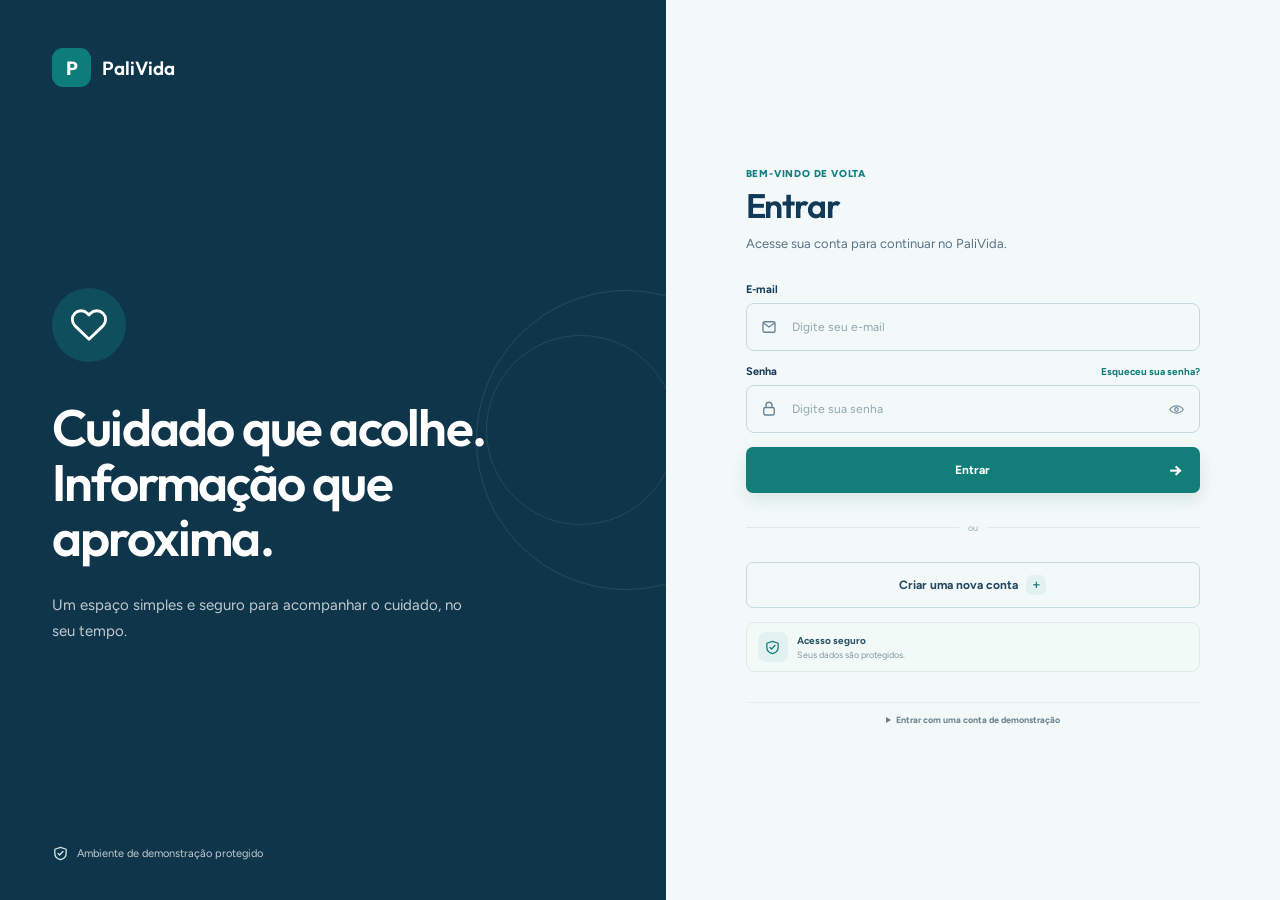
<file: index.html>
<!DOCTYPE html>
<html lang="pt-BR">
<head>
  <meta charset="UTF-8">
  <meta name="viewport" content="width=device-width, initial-scale=1, viewport-fit=cover">
  <title>PaliVida — cuidados paliativos</title>
  <meta name="description" content="PaliVida — identificação de piora clínica, triagem de sintomas, prontuário eletrônico e direcionamento ao serviço de urgência em cuidados paliativos.">
  <link rel="icon" type="image/png" href="assets/img/favicon.png">
  <link rel="stylesheet" href="css/styles.css">
  <link rel="stylesheet" href="css/auth-redesign.css">
  <link rel="stylesheet" href="css/lovable-ui.css">
</head>
<body>
  <div id="app" class="app-shell">
    <header id="app-header" class="pv-header" hidden></header>
    <main id="app-main" class="app-main" role="main"></main>
    <footer id="app-footer" class="pv-footer" hidden></footer>
  </div>

  <!-- dados de demonstração + "backend" local (localStorage) -->
  <script src="js/data.js"></script>
  <script src="js/session.js"></script>
  <script src="js/db.js"></script>

  <!-- UI compartilhada e roteador -->
  <script src="js/ui.js"></script>
  <script src="js/router.js"></script>

  <!-- telas -->
  <script src="js/screens/auth.js"></script>
  <script src="js/screens/principal.js"></script>
  <script src="js/screens/sintomas.js"></script>
  <script src="js/screens/triagem.js"></script>
  <script src="js/screens/perfil.js"></script>
  <script src="js/screens/admin.js"></script>

  <!-- inicialização -->
  <script src="js/main.js"></script>
</body>
</html>
</file>
<file: css/styles.css>
/* =========================================================================
   PaliVida — folha de estilos
   Porta fiel de frontend/src/theme/index.ts + os StyleSheet.create() de cada
   tela/componente do código-fonte original (React Native / Expo). Os
   comentários apontam de qual arquivo .tsx cada bloco vem.
   ========================================================================= */

@import url('https://fonts.googleapis.com/css2?family=Comfortaa:wght@400;700&display=swap');

:root {
  /* theme/index.ts -> colors */
  --azul: #112A6C;
  --azul-medio: #015184;
  --azul-claro: #8BAAC4;
  --azul-botao: #5A90BF;

  --creme: #FFF3E5;
  --areia: #E8DAC0;
  --areia-clara: #F2E8D5;
  --branco: #FFFFFF;
  --branco-quente: #FFF6E5;

  --marrom: #532C1D;
  --verde-escuro: #183102;
  --cinza: #4A4A4A;
  --cinza-claro: #666666;

  --verde: #9BC45A;
  --verde-suave: #A6C27A;
  --amarelo: #FFBE3B;
  --amarelo-suave: #F1D359;
  --vermelho: #D00000;
  --vermelho-suave: #F79F9A;
  --laranja: #E8994B;
  --laranja-escuro: #E78F47;

  --sucesso-fundo: #D1FAE5;
  --erro-fundo: #FEE2E2;
  --erro-texto: #991B1B;
  --perigo: #A00000;
  --perigo-claro: #D94141;
  --destaque: #C4C776;
  --logout: #FFBB00;

  /* theme/index.ts -> radius */
  --radius-sm: 6px;
  --radius-md: 10px;
  --radius-lg: 15px;
  --radius-pill: 25px;

  --fonte-regular: 'Comfortaa', sans-serif;
  --fonte-bold: 'Comfortaa', sans-serif;

  /* theme/index.ts -> coresAlerta (fundo da Home conforme último alerta) */
  --alerta-padrao: var(--creme);
  --alerta-verde: var(--verde-suave);
  --alerta-amarelo: var(--amarelo-suave);
  --alerta-vermelho: var(--vermelho-suave);
}

/* ---------------------------------------------------------------- reset */
*, *::before, *::after { box-sizing: border-box; }
html, body { height: 100%; }
body {
  margin: 0;
  font-family: var(--fonte-regular);
  color: var(--marrom);
  background: #CFC6B8;
  -webkit-font-smoothing: antialiased;
  text-rendering: optimizeLegibility;
}
h1, h2, h3, p { margin: 0; }
button { font-family: inherit; cursor: pointer; }
input, textarea, select { font-family: inherit; }
img { display: block; max-width: 100%; }
a { color: inherit; }
[hidden] { display: none !important; }
:focus-visible { outline: 3px solid #2F6FED; outline-offset: 2px; }

/* --------------------------------------------------------- app "phone" shell ---
   Usa 100dvh (dynamic viewport height) em vez de 100vh: em navegadores
   mobile (Safari/Chrome no celular) 100vh inclui a área por trás das barras
   de endereço/navegação, o que "corta" o rodapé em muitos aparelhos. 100dvh
   se ajusta à altura real visível, então o app cabe certinho em qualquer
   tamanho de tela — com fallback para 100vh em navegadores mais antigos. */
.app-shell {
  max-width: 480px;
  margin: 0 auto;
  height: 100vh;
  height: 100dvh;
  background: var(--creme);
  display: flex;
  flex-direction: column;
  overflow: hidden;
  position: relative;
}
.app-main {
  flex: 1 1 auto;
  overflow-y: auto;
  -webkit-overflow-scrolling: touch;
  display: flex;
  flex-direction: column;
  min-height: 0; /* necessário para que filhos flex com altura 100% não estourem o .app-shell */
}
/* Telas marcadas como "sem rolagem" (ex.: menu de sintomas) devem caber
   inteiramente na viewport do app-shell, sem scroll vertical algum. */
.app-main.pv-sem-scroll {
  overflow: hidden;
}
@media (min-width: 640px) {
  body { padding: 28px 12px; }
  .app-shell {
    height: calc(100vh - 56px);
    height: calc(100dvh - 56px);
    min-height: 640px;
    border-radius: 28px;
    box-shadow: 0 20px 60px rgba(17, 42, 108, 0.35);
    border: 10px solid #1b1b1b;
  }
}

/* loading fallback while fonts load */
#carregando-app {
  min-height: 100vh;
  min-height: 100dvh;
  display: flex;
  align-items: center;
  justify-content: center;
  background: var(--creme);
}

/* ======================================================== Header.tsx ===
   Cabeçalho global, montado uma única vez pelo roteador dentro de
   #app-header (fora da área rolável) — por isso fica sempre visível,
   igual ao rodapé.
   - Nas telas autenticadas: só o ícone da marca (sem a tarja azul de
     fundo e sem o nome por extenso), ancorado no canto superior esquerdo.
   - Na tela de login/cadastro: o roteador deixa o header GLOBAL escondido
     e a própria tela de auth desenha seu cabeçalho de marca (logo + nome,
     também sem tarja) — ver .pv-header--login mais abaixo e headerLogin()
     em ui.js. */
.pv-header {
  width: 100%;
  min-height: 52px;
  background: transparent;
  display: flex;
  align-items: center;
  padding: 10px 16px;
  flex-shrink: 0;
}
.pv-header .pv-logo-icone {
  height: 34px;
  width: auto;
}
.pv-logout-button {
  display: inline-flex;
  align-items: center;
  justify-content: center;
  gap: 7px;
  min-height: 38px;
  margin-left: auto;
  padding: 0 13px;
  border: 1px solid #dbe6ec;
  border-radius: 20px;
  color: #47647e;
  background: rgba(255, 255, 255, .88);
  font-size: 12px;
  font-weight: 700;
  transition: border-color .18s ease, color .18s ease, background .18s ease;
}
.pv-logout-button:hover { border-color: #b9d1dc; color: #087d98; background: #f3fbfc; }
.pv-logout-button svg { width: 17px; height: 17px; }
/* Cabeçalho de marca da tela de login/cadastro: logo + "PaliVida" juntos,
   centralizados, sem tarja de fundo (imagem única fornecida pelo cliente). */
.pv-header.pv-header--login {
  justify-content: center;
  padding: 18px 16px 4px;
}
.pv-header--login .pv-logo-completo {
  height: 46px;
  width: auto;
}

/* ======================================================== Footer.tsx ===
   Rodapé global de navegação, montado pelo roteador dentro de #app-footer
   (fora da área rolável) — por isso os 3 (ou 4, para o administrador)
   atalhos ficam sempre visíveis em qualquer tela autenticada, sem depender
   de o usuário rolar até o final do conteúdo. */
.pv-footer {
  display: flex;
  flex-direction: row;
  width: 100%;
  flex-shrink: 0;
  border: 0;
  border-top: 1px solid rgba(0,0,0,0.08);
  background: rgba(255, 255, 255, 0.92);
  padding-bottom: env(safe-area-inset-bottom, 0);
}
.pv-footer button {
  flex: 1;
  background: none;
  border: 0;
  padding: 12px 0 10px;
  display: flex;
  align-items: center;
  justify-content: center;
}
.pv-footer img { width: 24px; height: 24px; opacity: 0.45; }
.pv-footer button.ativo img { opacity: 1; }
.pv-footer button.ativo { box-shadow: inset 0 2px 0 var(--azul); }

/* ========================================================= Aviso.tsx === */
.pv-aviso {
  border-radius: 8px;
  padding: 12px;
  margin: 12px 0;
  width: 100%;
  font-size: 14px;
  text-align: center;
}
.pv-aviso.sucesso { background: var(--sucesso-fundo); color: #065F46; }
.pv-aviso.erro { background: var(--erro-fundo); color: var(--erro-texto); }

/* generic loading */
.pv-carregando {
  flex: 1;
  display: flex;
  flex-direction: column;
  align-items: center;
  justify-content: center;
  gap: 10px;
  min-height: 240px;
  color: var(--azul);
}
.pv-spinner {
  width: 34px; height: 34px;
  border-radius: 50%;
  border: 3px solid rgba(17,42,108,0.15);
  border-top-color: var(--azul);
  animation: girar 0.8s linear infinite;
}
.pv-spinner.claro { border-color: rgba(255,255,255,0.35); border-top-color: #fff; }
@keyframes girar { to { transform: rotate(360deg); } }

/* =============================================================== Chips === */
.pv-chips { display: flex; flex-wrap: wrap; gap: 8px; margin-bottom: 15px; }
.pv-chip {
  border: 1.5px solid var(--azul-claro);
  border-radius: 8px;
  padding: 8px 14px;
  background: var(--branco);
  color: var(--marrom);
  font-size: 14px;
  font-family: var(--fonte-regular);
}
.pv-chip.ativo { background: var(--azul-medio); border-color: var(--azul-medio); color: var(--branco); }

/* =========================================== telas de autenticação (Login/Cadastro) === */
.tela-auth {
  flex: 1;
  display: flex;
  flex-direction: column;
  align-items: center;
  background: var(--creme);
  padding-bottom: 40px;
}
.tela-auth .titulo { font-size: 48px; font-weight: 600; color: var(--azul); margin: 15px 0 25px; }
.tela-auth .instrucao {
  font-size: 15px; color: var(--marrom); text-align: center;
  width: 230px; margin-bottom: 20px; line-height: 22px;
}
.tela-auth .label {
  font-size: 20px; font-weight: 700; color: var(--marrom);
  margin-bottom: 5px; width: 230px; text-align: left; display: block;
}
.tela-auth .campo {
  padding: 10px 20px;
  background: var(--azul-claro);
  color: var(--branco);
  border: 0;
  border-radius: var(--radius-md);
  width: 230px;
  height: 50px;
  margin-bottom: 10px;
  font-size: 15px;
}
.tela-auth .campo::placeholder { color: var(--branco-quente); }
.tela-auth .aviso-wrap { width: 230px; }
.tela-auth .link-secundario {
  width: 230px; background: none; border: 0; padding: 0;
  display: flex; justify-content: flex-end; margin-bottom: 4px;
}
.tela-auth .link-esqueci { font-size: 13px; color: var(--marrom); text-decoration: underline; }
.tela-auth .link-voltar { font-size: 16px; color: var(--marrom); background: none; border: 0; }
.tela-auth .botao-entrar {
  margin-top: 30px; margin-bottom: 10px;
  padding: 10px;
  background: var(--azul-medio);
  color: var(--branco);
  border: 0;
  border-radius: var(--radius-md);
  width: 120px; height: 50px;
  font-size: 24px; font-weight: 700;
  display: flex; align-items: center; justify-content: center;
}
.tela-auth .botao-entrar[disabled] { opacity: 0.6; }
.tela-auth .botao-entrar.largo { width: 230px; }
.tela-auth .ou-cadastre { font-size: 20px; background: none; border: 0; color: var(--marrom); }

/* ============================================================ Cadastro === */
.tela-cadastro { background: var(--creme); }
.tela-cadastro .subtitulo { font-size: 18px; color: var(--marrom); margin-bottom: 30px; text-align: center; }
.tela-cadastro .botoes-tipo { display: flex; justify-content: space-evenly; align-items: center; width: 100%; margin: 10px 0; gap: 12px; }
.tela-cadastro .botao-tipo {
  background: var(--azul-medio); border: 0; border-radius: var(--radius-md);
  width: 150px; height: 101px; color: var(--branco-quente); font-size: 18px;
  line-height: 26px; text-align: center;
  box-shadow: 4px 4px 6px rgba(0,0,0,0.25);
}
.tela-cadastro .form { width: 85%; max-width: 480px; }
.tela-cadastro .secao {
  font-size: 18px; font-weight: 700; color: var(--azul);
  margin: 20px 0 10px; border-bottom: 1px solid var(--azul-claro); padding-bottom: 4px;
}
.tela-cadastro .campo-label { font-size: 16px; color: var(--marrom); margin-bottom: 5px; font-weight: 700; display: block; }
.tela-cadastro .campo {
  padding: 10px 10px 10px 15px; background: var(--azul-claro); color: var(--branco);
  border: 0; border-radius: var(--radius-md); width: 100%; height: 50px; margin-bottom: 15px; font-size: 15px;
}
.tela-cadastro .campo::placeholder { color: var(--branco-quente); }
.tela-cadastro textarea.campo { height: 90px; padding-top: 10px; resize: vertical; }
.tela-cadastro .obrigatorio { font-size: 13px; color: #888; margin: 10px 0 5px; }
.tela-cadastro .botao-enviar {
  width: 85%; max-width: 480px; background: var(--azul-medio); color: var(--branco-quente);
  border: 0; padding: 16px; border-radius: var(--radius-md); margin-top: 20px; font-size: 18px; font-weight: 700;
}
.tela-cadastro .botao-enviar[disabled] { opacity: 0.6; }
.tela-cadastro .botao-voltar {
  width: 85%; max-width: 480px; background: var(--branco); color: var(--cinza);
  border: 0; padding: 14px; border-radius: var(--radius-md); margin-top: 15px; margin-bottom: 10px;
  font-size: 18px; font-weight: 700; box-shadow: 0 2px 6px rgba(0,0,0,0.15);
}

/* ================================================================ Home === */
/*
   Home redesenhada — mantém as mesmas rotas e regras do principal.js,
   mas reorganiza a apresentação para uma experiência de aplicativo de saúde.
   A Home é mobile-first e se adapta a larguras maiores sem depender de
   uma segunda implementação HTML.
*/
.tela-home-redesign {
  flex: 1;
  min-height: 100%;
  overflow-y: auto;
  background: #F7FAFB;
  color: #153B63;
  padding: 22px 16px 28px;
}

.home-conteudo {
  width: 100%;
  max-width: 1180px;
  margin: 0 auto;
}

/* ---------------------------------------------------------- saudação */
.home-saudacao {
  margin-bottom: 20px;
}

.home-eyebrow {
  display: block;
  margin-bottom: 5px;
  color: #168CA5;
  font-size: 11px;
  line-height: 1.2;
  font-weight: 700;
  letter-spacing: .10em;
  text-transform: uppercase;
}

.home-saudacao h1 {
  margin: 0;
  color: #153B63;
  font-size: clamp(28px, 7vw, 42px);
  line-height: 1.08;
  font-weight: 700;
  letter-spacing: -.035em;
}

.home-saudacao p {
  max-width: 700px;
  margin-top: 10px;
  color: #71879A;
  font-size: 13px;
  line-height: 1.65;
}

/* ---------------------------------------------------------- alerta */
.home-alerta {
  display: flex;
  align-items: center;
  gap: 11px;
  margin: -4px 0 17px;
  padding: 12px 14px;
  border: 1px solid #D8E8EC;
  border-radius: 16px;
  background: #FFFFFF;
}

.home-alerta-indicador {
  width: 10px;
  height: 10px;
  flex: 0 0 auto;
  border-radius: 50%;
  background: #5AAE79;
  box-shadow: 0 0 0 5px rgba(90,174,121,.12);
}

.home-alerta-texto {
  min-width: 0;
}

.home-alerta-texto strong,
.home-alerta-texto span {
  display: block;
}

.home-alerta-texto strong {
  color: #234C6E;
  font-size: 12px;
  font-weight: 700;
}

.home-alerta-texto span {
  margin-top: 3px;
  color: #7890A2;
  font-size: 11px;
  line-height: 1.45;
}

.home-alerta-amarelo .home-alerta-indicador {
  background: #D6A323;
  box-shadow: 0 0 0 5px rgba(214,163,35,.12);
}

.home-alerta-vermelho .home-alerta-indicador {
  background: #C95353;
  box-shadow: 0 0 0 5px rgba(201,83,83,.12);
}

/* ---------------------------------------------------------- cards principais */
.home-acoes {
  display: grid;
  grid-template-columns: 1fr;
  gap: 13px;
}

.home-card {
  width: 100%;
  min-height: 164px;
  padding: 20px;
  border: 1px solid #DCE8ED;
  border-radius: 22px;
  background: #FFFFFF;
  color: #153B63;
  text-align: left;
  box-shadow: 0 8px 26px rgba(26, 61, 84, .055);
  transition: transform .18s ease, box-shadow .18s ease, border-color .18s ease;
}

.home-card:active {
  transform: translateY(1px);
}

.home-card:focus-visible {
  outline-color: #1594A5;
}

.home-card-principal {
  border-color: transparent;
  background: linear-gradient(135deg, #087A99 0%, #19A5BD 100%);
  color: #FFFFFF;
  box-shadow: 0 14px 28px rgba(9, 122, 153, .18);
}

.home-card-prontuario {
  background: linear-gradient(135deg, #FFFFFF 0%, #F6F4FF 100%);
}

.home-card-conteudos {
  background: linear-gradient(135deg, #FFFFFF 0%, #F2FBF7 100%);
}

.home-card-icone {
  width: 48px;
  height: 48px;
  display: flex;
  align-items: center;
  justify-content: center;
  margin-bottom: 16px;
  border-radius: 16px;
  background: rgba(255,255,255,.16);
  color: currentColor;
}

.home-card-icone svg {
  width: 26px;
  height: 26px;
  display: block;
}

.home-card-prontuario .home-card-icone {
  background: #EEE9FF;
  color: #7655DD;
}

.home-card-conteudos .home-card-icone {
  background: #DCF4EA;
  color: #20A875;
}

.home-card-label {
  display: block;
  margin-bottom: 6px;
  color: inherit;
  font-size: 10px;
  line-height: 1.2;
  font-weight: 700;
  letter-spacing: .08em;
  text-transform: uppercase;
  opacity: .72;
}

.home-card h2 {
  margin: 0;
  color: inherit;
  font-size: 20px;
  line-height: 1.22;
  font-weight: 700;
  letter-spacing: -.02em;
}

.home-card p {
  max-width: 360px;
  margin-top: 8px;
  color: inherit;
  font-size: 12px;
  line-height: 1.6;
  opacity: .82;
}

.home-card-link {
  display: inline-flex;
  align-items: center;
  gap: 7px;
  margin-top: 15px;
  color: inherit;
  font-size: 12px;
  font-weight: 700;
}

/* ---------------------------------------------------------- contatos */
.home-apoio {
  margin-top: 16px;
  padding: 18px;
  border: 1px solid #DCE8ED;
  border-radius: 22px;
  background: #FFFFFF;
  box-shadow: 0 8px 26px rgba(26, 61, 84, .04);
}

.home-apoio-header h2 {
  margin: 0;
  color: #183F65;
  font-size: 17px;
  line-height: 1.25;
}

.home-apoio-header p {
  margin-top: 4px;
  color: #7890A5;
  font-size: 11px;
  line-height: 1.5;
}

.home-contatos {
  display: grid;
  grid-template-columns: 1fr;
  gap: 9px;
  margin-top: 15px;
}

.home-contato {
  width: 100%;
  min-height: 67px;
  display: flex;
  align-items: center;
  gap: 11px;
  padding: 10px 12px;
  border: 1px solid #E4EBEF;
  border-radius: 17px;
  background: #FBFCFD;
  color: #1C466C;
  text-align: left;
  transition: transform .18s ease, border-color .18s ease, background .18s ease;
}

.home-contato:hover {
  border-color: #CFE2E9;
  background: #F8FCFD;
}

.home-contato:active {
  transform: translateY(1px);
}

.home-contato-icone {
  width: 40px;
  height: 40px;
  flex: 0 0 auto;
  display: flex;
  align-items: center;
  justify-content: center;
  border-radius: 13px;
  background: #E8F5F7;
  color: #0C809C;
}

.home-contato-icone svg {
  width: 21px;
  height: 21px;
  display: block;
}

.home-contato-hospital {
  background: #EAF2FE;
  color: #4C77D8;
}

.home-contato-sac {
  background: #EFEAFF;
  color: #7655DD;
}

.home-contato-info {
  min-width: 0;
  flex: 1;
}

.home-contato-info strong,
.home-contato-info small {
  display: block;
}

.home-contato-info strong {
  color: #1C466C;
  font-size: 13px;
  line-height: 1.25;
  font-weight: 700;
}

.home-contato-info small {
  margin-top: 3px;
  color: #8A9BAB;
  font-size: 10px;
  line-height: 1.35;
}

.home-contato-seta {
  flex: 0 0 auto;
  color: #8EA2B1;
  font-size: 22px;
  line-height: 1;
}

/* ---------------------------------------------------------- mensagem */
.home-mensagem {
  display: flex;
  align-items: center;
  gap: 13px;
  margin-top: 14px;
  padding: 17px 18px;
  border: 1px solid #D7ECEF;
  border-radius: 21px;
  background: linear-gradient(90deg, #EFFAFB 0%, #F7FFFC 100%);
}

.home-mensagem-icone {
  width: 43px;
  height: 43px;
  flex: 0 0 auto;
  display: flex;
  align-items: center;
  justify-content: center;
  border-radius: 14px;
  background: #D9F3F2;
  color: #1594A5;
}

.home-mensagem-icone svg {
  width: 22px;
  height: 22px;
}

.home-mensagem strong {
  display: block;
  color: #17446A;
  font-size: 14px;
  line-height: 1.3;
}

.home-mensagem p {
  margin-top: 3px;
  color: #718B9D;
  font-size: 11px;
  line-height: 1.45;
}

/* ---------------------------------------------------------- tablets / desktop */
@media (min-width: 700px) {
  .tela-home-redesign {
    padding: 30px 26px 34px;
  }

  .home-saudacao {
    margin-bottom: 25px;
  }

  .home-eyebrow {
    font-size: 12px;
  }

  .home-saudacao h1 {
    font-size: 34px;
  }

  .home-saudacao p {
    font-size: 14px;
  }

  .home-acoes {
    grid-template-columns: 1.15fr 1fr 1fr;
    gap: 15px;
  }

  .home-card {
    min-height: 230px;
    padding: 22px;
  }

  .home-card h2 {
    font-size: 19px;
  }

  .home-card p {
    font-size: 12px;
  }

  .home-contatos {
    grid-template-columns: repeat(3, 1fr);
  }
}

/* ---------------------------------------------------------- desktop amplo */
@media (min-width: 1050px) {
  .tela-home-redesign {
    padding: 36px 40px 42px;
  }

  .home-saudacao h1 {
    font-size: 40px;
  }

  .home-saudacao p {
    font-size: 15px;
  }

  .home-acoes {
    gap: 18px;
  }

  .home-card {
    min-height: 255px;
    padding: 27px;
    border-radius: 25px;
  }

  .home-card h2 {
    font-size: 23px;
  }

  .home-card p {
    max-width: 320px;
    font-size: 13px;
  }

  .home-card-icone {
    width: 54px;
    height: 54px;
    border-radius: 18px;
  }

  .home-card-icone svg {
    width: 29px;
    height: 29px;
  }

  .home-apoio {
    padding: 23px;
  }

  .home-apoio-header h2 {
    font-size: 19px;
  }

  .home-apoio-header p {
    font-size: 12px;
  }

  .home-contato {
    min-height: 74px;
  }

  .home-mensagem {
    padding: 20px 22px;
  }
}

/* ============================================================ Contato === */
.tela-contato { flex: 1; background: var(--creme); padding: 0 16px 24px; }
.tela-contato .titulo { font-size: 22px; font-weight: 700; color: var(--azul); text-align: center; margin: 20px 0 6px; }
.tela-contato .subtitulo { font-size: 13px; color: var(--marrom); text-align: center; margin: 0 0 16px; }
.pv-contato-acoes { display: flex; gap: 10px; margin-top: 14px; }
.pv-contato-acoes .pv-botao-primario, .pv-contato-acoes .pv-botao-secundario { flex: 1; text-align: center; text-decoration: none; }

/* ============================================================== Busca === */
.tela-busca { flex: 1; background: var(--areia); width: 100%; padding-top: 20px; display: flex; flex-direction: column; }
.tela-busca .busca-container {
  display: flex; align-items: center; background: var(--branco); border-radius: var(--radius-pill);
  padding: 0 15px; margin: 20px auto; width: 90%; height: 50px; box-shadow: 0 1px 3px rgba(0,0,0,0.15);
}
.tela-busca .busca-input { flex: 1; border: 0; background: none; color: var(--azul); padding: 10px; font-size: 16px; }
.tela-busca .busca-input:focus { outline: none; }
.tela-busca .icone-lupa { width: 22px; height: 22px; background: none; border: 0; padding: 0; filter: invert(13%) sepia(53%) saturate(3000%) hue-rotate(215deg); }
.tela-busca .botao-novo {
  background: var(--azul); color: var(--branco); border: 0; padding: 12px 20px; border-radius: 8px;
  display: block; margin: 0 auto 20px; font-weight: 700;
}
.tela-busca .aviso-wrap { width: 90%; margin: 0 auto; }
.tela-busca .lista-vazia { text-align: center; color: var(--marrom); margin-top: 20px; }

.pv-card-conteudo {
  width: 90%; margin: 0 auto 20px; background: var(--branco); padding: 20px; border-radius: var(--radius-lg);
  box-shadow: 0 2px 4px rgba(0,0,0,0.1);
}
.pv-card-conteudo .card-titulo { font-weight: 700; font-size: 18px; color: var(--azul); }
.pv-card-conteudo .divisor { height: 1px; background: var(--areia); margin: 10px 0; }
.pv-card-conteudo .card-descricao {
  font-size: 14px; color: #333; display: -webkit-box; -webkit-line-clamp: 3; -webkit-box-orient: vertical; overflow: hidden;
}
.pv-card-conteudo .card-rodape { display: flex; justify-content: space-between; align-items: center; margin-top: 15px; }
.pv-card-conteudo .botao-ler {
  display: flex; align-items: center; gap: 5px; background: #F0F0F0; border: 0; padding: 8px; border-radius: 5px;
  color: var(--azul); font-weight: 600; font-size: 12px;
}
.pv-card-conteudo .botao-ler img { width: 16px; height: 16px; }
.pv-card-conteudo .data { color: #888; font-size: 12px; }
.pv-card-conteudo .acoes-admin {
  display: flex; justify-content: flex-end; gap: 15px; margin-top: 15px; border-top: 1px solid #EEE; padding-top: 10px;
}
.pv-card-conteudo .acao-editar { background: none; border: 0; color: var(--azul); font-weight: 700; }
.pv-card-conteudo .acao-excluir { background: none; border: 0; color: var(--perigo-claro); font-weight: 700; }

/* modal genérico (usado por Busca=editor de conteúdo e ModalIntensidade) */
.pv-modal-overlay {
  position: fixed; inset: 0; background: rgba(0,0,0,0.5);
  display: flex; align-items: center; justify-content: center; padding: 20px; z-index: 50;
}
.pv-modal-overlay[hidden] { display: none; }
.pv-modal {
  width: 90%; max-width: 560px; background: var(--branco); border-radius: var(--radius-lg);
  padding: 20px; max-height: 85vh; overflow-y: auto;
}
.pv-modal .modal-label { font-weight: 700; color: var(--azul); margin-top: 10px; display: block; }
.pv-modal .modal-dica { font-weight: 400; font-size: 0.8em; color: #6b7280; }
.pv-modal .modal-input {
  width: 100%; font-family: var(--fonte-regular); border: 1px solid #CCC; border-radius: 8px;
  padding: 10px; background: #FAFAFA; margin-bottom: 5px; font-size: 14px;
}
.pv-modal textarea.modal-input { min-height: 80px; resize: vertical; }
.pv-modal .modal-botoes { display: flex; gap: 10px; margin-top: 20px; }
.pv-modal .botao-modal { flex: 1; padding: 12px; border-radius: 8px; text-align: center; font-weight: 700; border: 0; }
.pv-modal .botao-cancelar { border: 1px solid var(--perigo-claro); color: var(--perigo-claro); background: none; }
.pv-modal .botao-salvar { background: var(--azul); color: var(--branco); }
.pv-modal .botao-salvar[disabled] { opacity: 0.6; }

/* ======================================================= Perfil (campos.tsx) === */
.tela-perfil { background: var(--creme); padding: 16px; padding-bottom: 32px; flex: 1; }
.tela-perfil .titulo { font-size: 28px; font-weight: 700; color: var(--azul); margin: 12px 0; }
.pv-card { background: var(--branco); border-radius: 12px; padding: 14px; margin-bottom: 14px; box-shadow: 0 2px 4px rgba(0,0,0,0.1); }
.pv-card .subtitulo { font-size: 20px; font-weight: 600; color: var(--azul); margin-bottom: 12px; }
.pv-campo-label { font-size: 14px; color: var(--marrom); margin: 8px 0 6px; display: block; }
.pv-campo-input, .pv-campo-select {
  width: 100%; font-family: var(--fonte-regular); background: var(--azul-claro); color: var(--branco-quente);
  border: 0; border-radius: 8px; padding: 10px; font-size: 14px;
}
.pv-campo-input::placeholder { color: var(--branco-quente); opacity: 0.85; }
textarea.pv-campo-input { min-height: 90px; resize: vertical; }
.pv-campo-select { appearance: none; background-image: url("data:image/svg+xml,%3Csvg xmlns='http://www.w3.org/2000/svg' viewBox='0 0 20 20' fill='%23FFF6E5'%3E%3Cpath d='M5.23 7.21a.75.75 0 011.06.02L10 10.94l3.71-3.71a.75.75 0 111.06 1.06l-4.24 4.25a.75.75 0 01-1.06 0L5.21 8.29a.75.75 0 01.02-1.08z'/%3E%3C/svg%3E"); background-repeat: no-repeat; background-position: right 10px center; padding-right: 30px; }
.pv-botao-primario, .pv-botao-secundario, .pv-botao-perigo, .pv-botao-logout {
  margin-top: 16px; border: 0; border-radius: var(--radius-md); padding: 12px; width: 100%;
  font-family: var(--fonte-bold); font-weight: 700; font-size: 16px; color: var(--branco-quente);
  display: flex; align-items: center; justify-content: center; gap: 8px;
}
.pv-botao-primario { background: var(--destaque); }
.pv-botao-secundario { background: var(--azul-medio); }
.pv-botao-perigo { margin-top: 10px; background: var(--perigo); }
.pv-botao-logout { background: var(--logout); color: var(--marrom); }
.pv-item-vinculo { background: #F4F4F4; border-radius: 8px; padding: 10px; margin-bottom: 12px; }
.pv-codigo-readonly { opacity: 0.8; }

/* Wizard de preenchimento por etapas (mesmo sistema usado antes só na
   Carteirinha) agora também é usado dentro do card "Seus dados" do
   Prontuário — as classes .pv-carteirinha-* tinham padding lateral pensado
   para ocupar a tela inteira; aqui elas ficam dentro de um .pv-card que já
   tem o próprio padding, então o padding lateral extra é removido. */
.pv-card .pv-carteirinha-progresso,
.pv-card .pv-carteirinha-form,
.pv-card .pv-carteirinha-nav {
  padding-left: 0;
  padding-right: 0;
}
.pv-card .pv-carteirinha-nav { padding-top: 14px; }

/* ================================================== MenuSintomas / ListaSintomas ===
   Reformulado para caber inteiro na tela (sem rolagem): o cabeçalho, o
   título e a grade de sintomas dividem a altura disponível de .app-main
   usando flex, e a grade usa "grid-auto-rows: 1fr" para que as linhas de
   cartões se comprimam/expandam conforme o espaço restante, ao invés de
   ter uma altura fixa que force scroll em telas menores. */
.tela-menu-sintomas {
  flex: 1;
  display: flex;
  flex-direction: column;
  background: var(--creme);
  min-height: 0; /* permite que o flex item encolha dentro de .app-main */
  overflow: hidden;
  padding-bottom: 8px;
  position: relative; /* ancora o painel de "sintomas de hoje" (position:absolute) dentro desta tela */
}
/* Cabeçalho da tela: título centralizado + ícone discreto de "sintomas de
   hoje" ancorado à direita, sem disputar espaço visual com o título nem
   com o header global do app (que já ocupa o canto superior esquerdo). */
.pv-menu-sintomas-cabecalho {
  position: relative;
  flex-shrink: 0;
}
.tela-menu-sintomas .titulo {
  font-size: clamp(18px, 5.5vw, 26px);
  margin: 12px 0 10px;
  text-align: center;
  color: var(--azul);
  padding: 0 44px;
  line-height: 1.25;
}
.pv-botao-relatorio-hoje {
  position: absolute;
  top: 10px;
  right: 12px;
  width: 32px;
  height: 32px;
  border-radius: 50%;
  border: 0;
  background: transparent;
  color: var(--azul-claro);
  display: flex;
  align-items: center;
  justify-content: center;
  opacity: 0.7;
}
.pv-botao-relatorio-hoje:active { opacity: 1; background: rgba(17,42,108,0.08); }
#lista-sintomas-slot {
  flex: 1;
  display: flex;
  flex-direction: column;
  min-height: 0;
}
.pv-lista-sintomas {
  flex: 1;
  display: flex;
  flex-direction: column;
  min-height: 0;
}
.pv-grade-sintomas {
  display: grid;
  grid-template-columns: 1fr 1fr;
  grid-template-rows: repeat(6, 1fr);
  gap: 8px;
  padding: 0 12px;
  flex: 1 1 0;
  min-height: 0;
}
.pv-card-sintoma {
  padding: 6px 8px;
  border: 1px solid #444;
  border-radius: 12px;
  background: #F9F6EE;
  display: flex;
  align-items: center;
  justify-content: center;
  text-align: center;
  font-size: clamp(11px, 3vw, 14px);
  line-height: 1.2;
  color: #333;
  overflow: hidden;
}
.pv-botao-sem-sintoma {
  background: var(--azul-botao); color: var(--branco); border: 0; border-radius: var(--radius-md);
  padding: 10px; width: 90%; max-width: 320px; min-height: 44px; display: block;
  margin: 10px auto; font-size: clamp(14px, 4vw, 18px); flex-shrink: 0;
  box-shadow: 4px 4px 6px rgba(0,0,0,0.25);
}

/* ================================================================ PainelHoje ===
   Painel deslizante (drawer) com os sintomas já registrados hoje, aberto
   pelo ícone discreto no cabeçalho do Menu de Sintomas. Usa o mesmo padrão
   visual de overlay escurecido dos demais modais do app (.pv-modal-overlay),
   mas desliza da direita como uma gaveta em vez de aparecer centralizado,
   para não competir com o modal de intensidade. */
.pv-painel-hoje-overlay {
  position: absolute;
  inset: 0;
  background: rgba(0,0,0,0.35);
  z-index: 40;
  display: flex;
  justify-content: flex-end;
}
.pv-painel-hoje-overlay[hidden] { display: none; }
.pv-painel-hoje {
  width: min(78%, 300px);
  height: 100%;
  background: var(--branco);
  box-shadow: -6px 0 18px rgba(0,0,0,0.2);
  display: flex;
  flex-direction: column;
  animation: pv-painel-hoje-entrar 0.18s ease-out;
}
@keyframes pv-painel-hoje-entrar {
  from { transform: translateX(24px); opacity: 0.4; }
  to { transform: translateX(0); opacity: 1; }
}
.pv-painel-hoje-cabecalho {
  background: var(--azul);
  color: var(--branco);
  padding: 14px 14px;
  display: flex;
  align-items: center;
  justify-content: space-between;
  font-size: 15px;
  font-weight: 700;
  flex-shrink: 0;
}
.pv-painel-hoje-cabecalho button {
  background: none; border: 0; color: var(--branco); font-size: 22px; line-height: 1; padding: 0 4px;
}
.pv-painel-hoje-lista {
  flex: 1;
  overflow-y: auto;
  padding: 12px;
  display: flex;
  flex-direction: column;
  gap: 8px;
}
.pv-painel-hoje-vazio {
  font-size: 13px;
  color: var(--marrom);
  text-align: center;
  margin-top: 24px;
}
.pv-painel-hoje-item {
  background: var(--areia-clara, #F2E8D5);
  border-radius: 10px;
  padding: 10px 12px;
}
.pv-painel-hoje-linha1 {
  display: flex;
  align-items: center;
  justify-content: space-between;
  gap: 8px;
}
.pv-painel-hoje-nome {
  font-size: 13px;
  font-weight: 700;
  color: var(--marrom);
}
.pv-painel-hoje-nota {
  font-size: 12px;
  font-weight: 700;
  color: var(--branco);
  border-radius: 999px;
  padding: 2px 9px;
  flex-shrink: 0;
}
.pv-painel-hoje-hora {
  font-size: 11px;
  color: var(--marrom);
  opacity: 0.75;
  margin-top: 3px;
}

/* ============================================================ ModalIntensidade ===
   Escala numérica de botões (0-10) substituída por uma barra de gradiente
   arrastável (slider tipo "track" único, sem necessidade de clicar em
   números pequenos nem de rolar a tela). O usuário toca/arrasta o polegar
   (thumb) lateralmente sobre a barra para escolher um valor de 0 a 10. */
.pv-modal-intensidade {
  background: #F7F2ED; border-radius: 20px; padding: 18px 20px; width: 86%; max-width: 420px;
  box-shadow: 0 8px 24px rgba(0,0,0,0.3);
}
.pv-modal-intensidade .titulo { font-weight: 700; font-size: 18px; text-align: center; margin-bottom: 6px; }
.pv-modal-intensidade .sintoma { font-size: 14px; text-align: center; color: var(--marrom); margin-bottom: 18px; }

.pv-slider-intensidade {
  margin-bottom: 22px;
  touch-action: none; /* evita scroll da página durante o arraste no mobile */
  user-select: none;
}
.pv-slider-valor {
  text-align: center;
  font-size: 40px;
  font-weight: 700;
  color: var(--azul);
  margin-bottom: 10px;
  font-variant-numeric: tabular-nums;
}
.pv-slider-track {
  position: relative;
  height: 14px;
  border-radius: var(--radius-pill);
  /* gradiente contínuo do verde (leve) ao vermelho (intenso), a mesma
     lógica de cores de alerta já usada no resto do app */
  background: linear-gradient(90deg,
    #9BC45A 0%,
    #F1D359 35%,
    #E8994B 60%,
    #D63031 85%,
    #A00000 100%);
  cursor: pointer;
}
.pv-slider-thumb {
  position: absolute;
  top: 50%;
  width: 30px;
  height: 30px;
  border-radius: 50%;
  background: var(--branco);
  border: 3px solid var(--azul);
  transform: translate(-50%, -50%);
  left: 0%;
  box-shadow: 0 2px 6px rgba(0,0,0,0.35);
  transition: left 0.05s linear;
}
.pv-slider-marcadores {
  display: flex;
  justify-content: space-between;
  margin-top: 8px;
  font-size: 11px;
  color: var(--marrom);
  padding: 0 2px;
}

.pv-modal-intensidade .acoes { display: flex; justify-content: space-between; }
.pv-modal-intensidade .botao { flex: 1; margin: 0 5px; border-radius: var(--radius-md); padding: 10px; border: 0; color: var(--branco); font-weight: 700; }
.pv-modal-intensidade .confirmar { background: #59A87D; }
.pv-modal-intensidade .cancelar { background: #D63031; }
.pv-modal-intensidade .botao[disabled] { opacity: 0.6; }

/* ==================================================== ConteudoDetalhe / DefinicaoSintomas === */
.tela-conteudo-detalhe { flex: 1; background: var(--areia-clara); }
.tela-conteudo-detalhe .cabecalho { padding: 0 20px; margin: 25px 0 20px; }
.tela-conteudo-detalhe .titulo-principal { font-size: 26px; font-weight: 800; color: var(--azul); }
.tela-conteudo-detalhe .barra-titulo { width: 60px; height: 4px; background: var(--laranja-escuro); margin-top: 8px; border-radius: 2px; }
.tela-conteudo-detalhe .card {
  background: var(--branco); width: 90%; margin: 0 auto 20px; padding: 25px 20px; border-radius: 12px;
  box-shadow: 0 2px 4px rgba(0,0,0,0.1);
}
.tela-conteudo-detalhe .borda-laranja { border-left: 5px solid var(--laranja-escuro); }
.tela-conteudo-detalhe .borda-vermelha { border-left: 5px solid var(--perigo-claro); }
.tela-conteudo-detalhe .label-secao { font-weight: 700; font-size: 18px; color: var(--azul); margin-bottom: 10px; text-transform: uppercase; letter-spacing: 0.5px; }
.tela-conteudo-detalhe .texto-corpo { font-size: 16px; line-height: 26px; color: #444; margin-bottom: 15px; white-space: pre-line; }
.tela-conteudo-detalhe .botao-laranja, .tela-conteudo-detalhe .botao-vermelho {
  border: 0; padding: 14px 15px; border-radius: 8px; width: 100%; color: var(--branco); font-weight: 700;
  font-size: 15px; text-transform: uppercase; margin-top: 5px;
}
.tela-conteudo-detalhe .botao-laranja { background: var(--laranja-escuro); }
.tela-conteudo-detalhe .botao-vermelho { background: var(--perigo-claro); }
.tela-conteudo-detalhe .botao-voltar {
  margin: 10px auto 0; display: block; padding: 10px 30px; border-radius: var(--radius-pill);
  border: 1px solid var(--azul); background: none; color: var(--azul); font-weight: 600; font-size: 16px;
}
.tela-conteudo-detalhe .link-leitura-facil {
  display: block; text-align: center; margin: 0 auto 20px; color: var(--azul-medio); text-decoration: underline;
  font-size: 14px; background: none; border: 0;
}

.tela-definicao { background: var(--areia); }
.tela-definicao .conteudo { padding: 40px 20px; }
.tela-definicao .titulo { font-weight: 700; font-size: 32px; color: var(--azul); text-align: center; }
.tela-definicao .sublinhado { height: 3px; background: var(--branco); width: 100%; margin: 20px 0; }
.tela-definicao .titulo-definicao { font-weight: 700; font-size: 24px; color: var(--azul); margin-bottom: 20px; }
.tela-definicao .titulo-definicao .peso-normal { font-weight: 400; }
.tela-definicao .secao { margin-bottom: 10px; }
.tela-definicao .titulo-secao { font-weight: 700; font-size: 24px; color: #000; line-height: 35px; }
.tela-definicao .texto-secao { font-size: 24px; color: #000; line-height: 35px; white-space: pre-line; }
.tela-definicao .botao-laranja, .tela-definicao .botao-vermelho {
  border: 0; border-radius: 16px; padding: 16px 8px; display: block; width: 290px; min-height: 67px;
  margin: 20px auto; color: var(--branco); font-weight: 700; font-size: 20px; text-align: center; white-space: pre-line;
}
.tela-definicao .botao-laranja { background: var(--laranja); }
.tela-definicao .botao-vermelho { background: var(--vermelho); margin-top: 20px; }

/* ===================================================================== TelaSinal === */
.tela-sinal { flex: 1; display: flex; flex-direction: column; }
.tela-sinal .conteudo-scroll { padding: 0 20px 40px; display: flex; flex-direction: column; align-items: center; flex: 1; }
.tela-sinal .aviso-topo {
  width: 100%; margin: 40px 0; padding: 30px; background: var(--branco); font-weight: 700; font-size: 28px;
  border-radius: var(--radius-md); text-align: center;
}
.tela-sinal .card { width: 100%; padding: 25px; background: var(--branco); border-radius: var(--radius-md); margin-bottom: 30px; }
.tela-sinal .titulo { font-size: 26px; text-align: center; margin-bottom: 20px; color: var(--cinza); font-weight: 700; }
.tela-sinal .descricao { text-align: center; font-size: 20px; line-height: 28px; color: var(--cinza); }
.tela-sinal .botao-voltar {
  width: 100%; background: var(--branco); border: 0; padding: 14px; border-radius: var(--radius-md);
  box-shadow: 0 4px 10px rgba(0,0,0,0.2); color: var(--cinza); font-size: 20px; font-weight: 700; text-align: center;
}

/* ================================================================ DashboardAdmin === */
.tela-dashboard { flex: 1; background: var(--areia); display: flex; flex-direction: column; }
.tela-dashboard .titulo { font-weight: 700; font-size: 28px; margin: 20px 0; text-align: center; color: var(--azul); }
.tela-dashboard .erro-texto { text-align: center; margin-bottom: 10px; color: var(--erro-texto); }
.tela-dashboard .vazio { background: var(--branco); padding: 16px; margin: 10px; border-radius: var(--radius-md); text-align: center; color: var(--azul); }

.pv-card-grafico {
  width: 90%; margin: 0 auto 20px; background: var(--branco); padding: 16px; border-radius: var(--radius-lg);
  box-shadow: 0 2px 4px rgba(0,0,0,0.1);
}
.pv-card-grafico .titulo-grafico { font-weight: 700; font-size: 18px; color: var(--azul); margin-bottom: 15px; text-align: center; }
.pv-grafico-barras { height: 200px; display: flex; align-items: flex-end; justify-content: space-around; padding: 0 10px; gap: 4px; }
.pv-grafico-coluna-wrap { flex: 1; display: flex; align-items: flex-end; justify-content: center; height: 100%; }
.pv-grafico-coluna { width: 24px; border-radius: 6px 6px 0 0; transition: height 0.4s ease; }
.pv-legenda { margin-top: 15px; padding-top: 10px; border-top: 1px solid #F0F0F0; display: flex; flex-wrap: wrap; justify-content: center; gap: 15px; }
.pv-legenda-item { display: flex; align-items: center; gap: 6px; font-size: 12px; color: var(--cinza-claro); }
.pv-legenda-cor { width: 10px; height: 10px; border-radius: 5px; flex-shrink: 0; }
.pv-legenda-item b { color: #333; }

.pv-gerenciador { width: 90%; margin: 10px auto 30px; background: var(--branco); border-radius: 12px; overflow: hidden; box-shadow: 0 2px 4px rgba(0,0,0,0.1); }
.pv-gerenciador .botao-expandir { width: 100%; padding: 16px; background: var(--azul-medio); border: 0; color: var(--branco-quente); font-weight: 700; font-size: 16px; }
.pv-gerenciador .painel { padding: 14px; }
.pv-gerenciador .subtitulo { font-weight: 700; font-size: 16px; color: var(--azul); margin: 8px 0 12px; }
.pv-gerenciador .item-sintoma {
  display: flex; justify-content: space-between; align-items: center; padding: 12px 10px;
  background: #F4F4F4; border-radius: 8px; margin-bottom: 8px;
}
.pv-gerenciador .nome-sintoma { font-size: 14px; color: var(--marrom); flex: 1; }
.pv-gerenciador .botao-remover { background: var(--perigo); border: 0; color: var(--branco-quente); font-size: 12px; font-weight: 700; padding: 8px 12px; border-radius: 8px; }
.pv-gerenciador .ver-mais { display: block; width: 100%; background: none; border: 0; color: var(--azul-medio); text-align: center; margin-top: 12px; text-decoration: underline; font-size: 14px; }
.pv-gerenciador .input-sintoma { width: 100%; background: #F4F4F4; border: 0; border-radius: 8px; padding: 12px 10px; margin-bottom: 12px; font-size: 14px; color: var(--marrom); }
.pv-gerenciador .botao-adicionar { width: 100%; background: var(--azul-claro); border: 0; padding: 14px; border-radius: var(--radius-md); color: var(--branco-quente); font-weight: 700; font-size: 16px; }

/* ================================================================== PainelAdmin === */
.tela-painel-admin {
  flex: 1; background: var(--azul); padding: 20px; display: flex; flex-direction: column;
  align-items: center; justify-content: center; text-align: center;
}
.tela-painel-admin .titulo { font-weight: 700; font-size: 32px; color: #FDEDD3; margin-bottom: 10px; }
.tela-painel-admin .subtitulo { font-size: 18px; color: #FDEDD3; margin-bottom: 40px; }
.tela-painel-admin .conteudo { flex: 1; display: flex; flex-direction: column; justify-content: center; align-items: center; width: 100%; gap: 12px; }
.tela-painel-admin .botao {
  background: var(--azul-medio); padding: 15px; border-radius: 8px; width: 100%; max-width: 420px;
  border: 0; color: #FDEDD3; font-weight: 700; font-size: 16px;
}
.tela-painel-admin .botao-sair { background: var(--perigo); padding: 15px; border-radius: 8px; width: 100%; max-width: 420px; border: 0; color: #FDEDD3; font-weight: 700; font-size: 16px; margin-top: 20px; }

/* ============================================================= utilidades gerais === */
.pv-oculto { display: none !important; }
.pv-barra-topo-espaco { padding: 0 16px; }
.pv-toast-reset {
  position: fixed; left: 50%; bottom: 18px; transform: translateX(-50%);
  background: #1F2937; color: #fff; padding: 10px 16px; border-radius: 999px; font-size: 13px;
  box-shadow: 0 6px 20px rgba(0,0,0,0.3); z-index: 100;
}

/* ========================================================= Triagem === */
/* Porta das telas de triagem de sintomas / carteirinha / laudo digital do
   Portal Clínico — restilizada para o app-shell de telefone, reaproveitando
   as variáveis de cor e os componentes (.pv-card, .botao-enviar, .campo...)
   já usados no restante do site. */
/* Paleta e formas alinhadas com a tela de Sintomas (.tela-menu-sintomas /
   .pv-card-sintoma) — mesmo fundo creme, mesma borda escura arredondada nos
   cartões, mesma tipografia/tom — mantendo apenas o comportamento próprio
   da Triagem (accordion + checkboxes + busca + medidor). */
.tela-triagem { flex: 1; background: var(--creme); padding: 0 0 24px; }
.tela-triagem .titulo { font-size: clamp(18px, 5.5vw, 26px); font-weight: 700; color: var(--azul); text-align: center; margin: 20px 16px 6px; line-height: 1.25; }
.tela-triagem .subtitulo { font-size: 14px; color: var(--marrom); text-align: center; margin: 0 20px 16px; }

.pv-triagem-intro { padding-top: 4px; }
.pv-triagem-busca-wrap {
  display: flex; align-items: center; gap: 8px; background: var(--branco); border: 1px solid #444; border-radius: var(--radius-pill);
  padding: 4px 6px 4px 16px; margin: 0 16px;
}
.pv-triagem-busca { flex: 1; border: 0; background: none; padding: 10px 0; font-size: 15px; color: var(--azul); font-family: var(--fonte-regular); }
.pv-triagem-busca:focus { outline: none; }
.pv-triagem-mic {
  width: 38px; height: 38px; border-radius: 50%; border: 0; background: var(--azul-claro);
  color: var(--branco); flex-shrink: 0; display: flex; align-items: center; justify-content: center;
}
.pv-triagem-mic svg { display: block; }
.pv-triagem-mic.gravando { background: var(--vermelho); animation: girar-mic 1s ease infinite alternate; }
@keyframes girar-mic { from { opacity: 1; } to { opacity: 0.5; } }

/* bolinha de legenda do medidor de nível de atenção (substitui os emojis 🟢🟡🔴) */
.pv-triagem-legendas span { display: inline-flex; align-items: center; gap: 4px; }
.pv-ponto { width: 8px; height: 8px; border-radius: 50%; display: inline-block; background: currentColor; }

.pv-triagem-sugestoes {
  list-style: none; margin: 6px 16px 0; padding: 6px; background: var(--branco); border: 1px solid #444; border-radius: var(--radius-md);
  max-height: 220px; overflow-y: auto;
}
.pv-triagem-sugestoes li {
  display: flex; justify-content: space-between; align-items: center; padding: 10px 8px; font-size: 13px;
  color: var(--marrom); border-bottom: 1px solid var(--areia-clara);
}
.pv-triagem-sugestoes li:last-child { border-bottom: 0; }
.pv-triagem-tag { font-size: 10px; text-transform: uppercase; color: var(--azul-medio); font-weight: 700; }

/* medidor de nível de atenção */
.pv-triagem-medidor { margin: 16px 16px 0; background: #F9F6EE; border: 1px solid #444; border-radius: var(--radius-lg); padding: 14px 16px; }
.pv-triagem-medidor-cabecalho { display: flex; justify-content: space-between; align-items: center; font-weight: 700; color: var(--azul); font-size: 15px; margin-bottom: 10px; }
.pv-triagem-limpar { background: none; border: 0; font-size: 12px; color: var(--azul-medio); text-decoration: underline; }
.pv-triagem-barra-fundo { position: relative; height: 8px; border-radius: 999px; background: linear-gradient(90deg, var(--verde), var(--amarelo), var(--vermelho)); margin-bottom: 6px; }
.pv-triagem-barra-indicador { position: absolute; top: -4px; width: 16px; height: 16px; border-radius: 50%; background: var(--branco); border: 3px solid var(--azul); transform: translateX(-50%); transition: left 0.3s ease; }
.pv-triagem-legendas { display: flex; justify-content: space-between; align-items: center; font-size: 11px; color: var(--cinza-claro); margin-bottom: 10px; }
.pv-triagem-banner { border-radius: var(--radius-sm); padding: 10px 12px; font-size: 13px; text-align: center; }
.pv-triagem-banner.verde { background: var(--sucesso-fundo); color: #065F46; }
.pv-triagem-banner.amarelo { background: #FFF6DA; color: #7A5B00; }
.pv-triagem-banner.vermelho { background: var(--erro-fundo); color: var(--erro-texto); }

/* lista de cards acordeão — mesmo tom de fundo (#F9F6EE) e borda (1px solid
   #444) que .pv-card-sintoma usa na tela de Sintomas */
.pv-triagem-lista { display: flex; flex-direction: column; gap: 10px; padding: 12px 16px 0; }
.pv-triagem-card { background: #F9F6EE; border: 1px solid #444; border-radius: 12px; overflow: hidden; scroll-margin-top: 12px; }
.pv-triagem-cabecalho { width: 100%; display: flex; align-items: center; gap: 10px; padding: 14px 16px; background: none; border: 0; text-align: left; }
.pv-triagem-titulo { flex: 1; font-weight: 700; color: var(--azul); font-size: 15px; }
.pv-triagem-seta { font-size: 11px; color: var(--marrom); transition: transform 0.2s ease; }
.pv-triagem-card.aberto .pv-triagem-seta { transform: rotate(180deg); }
.pv-triagem-corpo { max-height: 0; overflow: hidden; transition: max-height 0.25s ease; padding: 0 16px; }
.pv-triagem-card.aberto .pv-triagem-corpo { max-height: 3000px; padding: 0 16px 16px; border-top: 1px solid #4442; }
.pv-triagem-definicao { font-size: 13px; line-height: 20px; color: #444; margin: 12px 0 10px; }
.pv-triagem-rotulo { font-size: 12px; font-weight: 700; color: var(--azul); text-transform: uppercase; letter-spacing: 0.4px; margin-bottom: 8px; }
.pv-triagem-rotulo.alerta { color: var(--perigo-claro); margin-top: 14px; }
.pv-triagem-grade { display: flex; flex-direction: column; gap: 6px; }
.pv-triagem-check {
  display: flex; align-items: center; gap: 8px; font-size: 13px; color: #333; background: var(--branco);
  border: 1px solid #4443; border-radius: 8px; padding: 8px 10px;
}
.pv-triagem-check.selecionado { background: #E4F0E9; color: #1C5A3A; font-weight: 700; border-color: #1C5A3A55; }
.pv-triagem-check.selecionado.alerta { background: var(--erro-fundo); color: var(--erro-texto); border-color: var(--erro-texto); }
.pv-triagem-alerta-secao { margin-top: 6px; }
.pv-triagem-refs { margin-top: 14px; font-size: 12px; color: var(--marrom); border-top: 1px solid #4442; padding-top: 10px; }
.pv-triagem-refs summary { cursor: pointer; font-weight: 700; color: var(--azul); }
.pv-triagem-refs ul { margin: 8px 0 0; padding-left: 18px; }
.pv-triagem-refs li { margin-bottom: 6px; line-height: 1.4; }

.pv-triagem-links { display: flex; flex-direction: column; gap: 10px; padding: 20px 16px 0; }
.pv-triagem-link {
  background: var(--azul-botao); color: var(--branco); border: 0; border-radius: var(--radius-md);
  padding: 14px; font-size: 14px; font-weight: 700; box-shadow: 4px 4px 6px rgba(0,0,0,0.25);
}

/* =================================================== Carteirinha (wizard) === */
.tela-carteirinha { flex: 1; background: var(--creme); padding: 0 0 24px; }
.tela-carteirinha .titulo { font-size: 22px; font-weight: 700; color: var(--azul); text-align: center; margin: 20px 16px 6px; }
.tela-carteirinha .subtitulo { font-size: 13px; color: var(--marrom); text-align: center; margin: 0 20px 16px; }

.pv-carteirinha-aviso {
  margin: 0 16px 16px; background: #FFF6DA; border: 1px solid var(--amarelo); border-radius: var(--radius-md);
  padding: 12px 14px; font-size: 12px; color: #7A5B00; line-height: 18px;
}
.pv-carteirinha-aviso strong { display: block; margin-bottom: 4px; }

.pv-carteirinha-progresso { padding: 0 16px; margin-bottom: 16px; }
.pv-carteirinha-progresso-barra { height: 6px; border-radius: 999px; background: var(--areia); overflow: hidden; margin-bottom: 6px; }
.pv-carteirinha-progresso-barra div { height: 100%; background: var(--azul); transition: width 0.3s ease; }
.pv-carteirinha-progresso span { font-size: 12px; color: var(--marrom); }

.pv-carteirinha-form { padding: 0 16px; display: flex; flex-direction: column; gap: 10px; }
.pv-carteirinha-campo .campo-label { font-size: 13px; color: var(--marrom); font-weight: 700; margin-bottom: 4px; display: block; }
.pv-carteirinha-campo .campo {
  width: 100%; padding: 10px 14px; background: var(--azul-claro); color: var(--branco); border: 0;
  border-radius: var(--radius-md); font-size: 14px; height: 46px; font-family: var(--fonte-regular);
}
.pv-carteirinha-campo textarea.campo { height: 80px; padding-top: 10px; resize: vertical; }
.pv-carteirinha-campo .campo::placeholder { color: var(--branco-quente); }

.pv-carteirinha-nav { display: flex; gap: 10px; padding: 18px 16px 0; }
.pv-carteirinha-nav .botao-voltar, .pv-carteirinha-nav .botao-enviar { flex: 1; margin: 0; }

.tela-carteirinha .botao-enviar {
  background: var(--azul-medio); color: var(--branco-quente); border: 0; padding: 14px; border-radius: var(--radius-md);
  font-size: 14px; font-weight: 700;
}
.tela-carteirinha .botao-voltar {
  background: var(--branco); color: var(--cinza); border: 0; padding: 14px; border-radius: var(--radius-md);
  font-size: 14px; font-weight: 700; box-shadow: 0 2px 6px rgba(0,0,0,0.12);
}

.pv-carteirinha-card {
  margin: 0 16px; background: var(--branco); border-radius: var(--radius-lg); overflow: hidden;
  box-shadow: 0 4px 16px rgba(0,0,0,0.15); border: 1px solid var(--areia);
}
.pv-carteirinha-card .topo { background: var(--azul); color: var(--branco); padding: 14px 16px; display: flex; justify-content: space-between; align-items: center; }
.pv-carteirinha-card .marca span { font-weight: 700; font-size: 16px; display: block; }
.pv-carteirinha-card .marca small { font-size: 10px; opacity: 0.8; }
.pv-carteirinha-card .selo { font-size: 10px; font-weight: 700; background: rgba(255,255,255,0.2); padding: 4px 8px; border-radius: 999px; }
.pv-carteirinha-card .linhas { padding: 14px 16px; display: flex; flex-direction: column; gap: 10px; }
.pv-carteirinha-card .linha { display: flex; flex-direction: column; gap: 2px; font-size: 13px; border-bottom: 1px dashed var(--areia); padding-bottom: 8px; }
.pv-carteirinha-card .linha:last-child { border-bottom: 0; }
.pv-carteirinha-card .rotulo { font-size: 10px; text-transform: uppercase; letter-spacing: 0.4px; color: var(--cinza-claro); font-weight: 700; }
.pv-carteirinha-card .linha.destaque span:last-child { font-size: 16px; font-weight: 700; color: var(--azul); }
.pv-carteirinha-card .linha.alerta span:last-child { color: var(--perigo-claro); font-weight: 700; }
.pv-carteirinha-card .linha.alerta-forte span:last-child { color: var(--erro-texto); font-weight: 700; background: var(--erro-fundo); padding: 4px 6px; border-radius: 6px; }
.pv-carteirinha-card .rodape-doc { background: var(--areia-clara); color: var(--marrom); font-size: 10px; text-align: center; padding: 10px; }

.pv-carteirinha-acoes { display: flex; gap: 10px; padding: 16px 16px 0; }
.pv-carteirinha-acoes button { flex: 1; margin: 0; }

@media print {
  .pv-header, .pv-footer, .pv-tabbar, .pv-carteirinha-acoes { display: none !important; }
}

/* ==================================================== Laudo digital (PDF) === */
.tela-laudo { flex: 1; background: var(--areia-clara); padding: 0 0 24px; }
.tela-laudo .titulo { font-size: 22px; font-weight: 700; color: var(--azul); text-align: center; margin: 20px 16px 6px; }
.tela-laudo .subtitulo { font-size: 13px; color: var(--marrom); text-align: center; margin: 0 20px 20px; }

.pv-laudo-card { margin: 0 16px 16px; background: var(--branco); border-radius: var(--radius-lg); padding: 16px; box-shadow: 0 2px 4px rgba(0,0,0,0.1); text-align: center; }
.pv-laudo-info h3 { font-size: 15px; color: var(--azul); margin-bottom: 6px; }
.pv-laudo-info p { font-size: 12px; color: var(--marrom); margin-bottom: 14px; }
.pv-laudo-botao-upload {
  display: inline-block; background: var(--azul-medio); color: var(--branco-quente); padding: 12px 20px;
  border-radius: var(--radius-md); font-size: 13px; font-weight: 700; cursor: pointer;
}

.pv-laudo-visualizador { margin: 0 16px; background: var(--branco); border-radius: var(--radius-lg); overflow: hidden; box-shadow: 0 2px 4px rgba(0,0,0,0.1); }
.pv-laudo-visualizador-cabecalho { padding: 14px 16px 0; }
.pv-laudo-visualizador-cabecalho h4 { font-size: 14px; color: var(--azul); margin-bottom: 6px; }
.pv-laudo-aviso-mobile { font-size: 11px; color: var(--cinza-claro); margin-bottom: 10px; }
.pv-laudo-acoes { display: flex; gap: 8px; padding: 0 16px 14px; }
.pv-laudo-acoes button { flex: 1; margin: 0; padding: 10px; font-size: 12px; }
.pv-laudo-frame-wrap { height: 360px; border-top: 1px solid var(--areia); }
.pv-laudo-frame-wrap iframe { width: 100%; height: 100%; border: 0; }

.tela-laudo .botao-voltar { margin: 20px 16px 0; width: calc(100% - 32px); background: var(--branco); color: var(--cinza); border: 0; padding: 14px; border-radius: var(--radius-md); font-size: 14px; font-weight: 700; box-shadow: 0 2px 6px rgba(0,0,0,0.12); }

/* rodapé "sobre este site" fixo, discreto, dentro da tela de login */
.pv-nota-demo {
  margin-top: 28px; width: 260px; text-align: center; font-size: 11px; line-height: 16px;
  color: var(--marrom); opacity: 0.75;
}
.pv-nota-demo button { background: none; border: 0; padding: 0; color: var(--azul-medio); text-decoration: underline; font-size: 11px; }

/* ============================================= Painel inicial do paciente */
body.pv-paciente-dashboard {
  padding: 0;
  color: #173b5e;
  background: #f3f7fa;
}

.app-shell.pv-paciente-dashboard {
  width: 100%;
  max-width: none;
  height: 100vh;
  height: 100dvh;
  min-height: 0;
  border: 0;
  border-radius: 0;
  box-shadow: none;
  background: #f7f9fb;
}

.pv-dashboard-paciente-main {
  width: 100%;
  max-width: none !important;
  margin: 0 !important;
  padding: 0;
  overflow: hidden;
}

.pv-dashboard-paciente {
  display: flex;
  width: 100%;
  min-height: 100%;
  color: #173b5e;
  background: #f7f9fb;
  font-family: 'Comfortaa', sans-serif;
}

.pv-dash-sidebar {
  z-index: 1;
  display: flex;
  flex: 0 0 240px;
  flex-direction: column;
  padding: 24px 13px 20px;
  border-right: 1px solid #e4edf2;
  background: rgba(255, 255, 255, .94);
}

.pv-dash-brand {
  display: flex;
  align-items: center;
  height: 50px;
  margin: 0 12px 23px;
}

.pv-dash-brand img { width: 155px; max-height: 48px; object-fit: contain; object-position: left center; }
.pv-dash-nav { display: grid; gap: 7px; }

.pv-dash-nav button {
  display: flex;
  align-items: center;
  gap: 14px;
  min-height: 52px;
  padding: 0 18px;
  border: 0;
  border-radius: 13px;
  color: #7189a4;
  background: transparent;
  text-align: left;
  font-size: 13px;
  font-weight: 700;
}

.pv-dash-nav button:hover,
.pv-dash-nav button.ativo { color: #078bac; background: #eaf7f7; }
.pv-dashboard-paciente svg { display: block; width: 20px; height: 20px; flex: 0 0 auto; }
.pv-dash-sidebar-note { display: flex; align-items: center; gap: 9px; margin: auto 12px 4px; color: #7891ac; font-size: 11px; font-weight: 700; line-height: 1.55; }
.pv-dash-sidebar-note svg { color: #78a3bc; }

.pv-dash-workspace {
  display: flex;
  flex: 1;
  flex-direction: column;
  min-width: 0;
  min-height: 100%;
  overflow-y: auto;
  background: radial-gradient(ellipse at 65% 0%, rgba(226, 239, 245, .42), transparent 52%), #f7f9fb;
}

.pv-dash-topbar { display: flex; flex: 0 0 75px; align-items: center; justify-content: flex-end; gap: 20px; padding: 0 clamp(24px, 3vw, 48px); }
.pv-dash-topbar-spacer { flex: 1; }
.pv-dash-notification { position: relative; display: grid; width: 32px; height: 38px; place-items: center; border: 0; color: #6b87a8; background: transparent; }
.pv-dash-notification span { position: absolute; top: 5px; right: 4px; width: 6px; height: 6px; border-radius: 50%; background: #5d7dec; }
.pv-logout-button--dashboard { flex: 0 0 auto; margin-left: 0; }

.pv-dash-profile { display: flex; align-items: center; gap: 10px; min-height: 48px; padding: 4px 11px 4px 7px; border: 1px solid #e5edf3; border-radius: 28px; color: #284768; background: rgba(255,255,255,.88); text-align: left; }
.pv-dash-avatar { display: grid; width: 34px; height: 34px; place-items: center; border-radius: 50%; color: #1766cf; background: #e3efff; }
.pv-dash-profile-copy { display: grid; gap: 2px; }
.pv-dash-profile-copy strong { max-width: 150px; overflow: hidden; font-size: 11px; text-overflow: ellipsis; white-space: nowrap; }
.pv-dash-profile-copy small { color: #8195ad; font-size: 10px; }
.pv-dash-chevron { margin-left: 4px; color: #67819d; font-size: 19px; line-height: 1; }

.pv-dash-content { display: flex; flex: 1; flex-direction: column; gap: 23px; width: 100%; max-width: 1420px; margin: 0 auto; padding: 0 clamp(24px, 3vw, 48px) 26px; }
.pv-dash-welcome { display: flex; align-items: flex-start; gap: 22px; min-height: 91px; padding: 0 10px; }
.pv-dash-wave { padding-top: 3px; font-size: 32px; line-height: 1.2; }
.pv-dash-welcome h1 { margin: 0 0 11px; color: #193f65; font-size: clamp(22px, 2vw, 28px); letter-spacing: -.6px; }
.pv-dash-welcome p { color: #718ba8; font-size: 13px; line-height: 1.65; }
.pv-dash-content #pv-dash-aviso:empty { display: none; }
.pv-dash-content #pv-dash-aviso:not(:empty) { margin-top: -12px; }

.pv-dash-actions { display: grid; grid-template-columns: repeat(3, minmax(0, 1fr)); gap: 23px; }
.pv-dash-action { position: relative; display: flex; min-height: 248px; flex-direction: column; align-items: flex-start; overflow: hidden; padding: 19px 21px; border: 1px solid transparent; border-radius: 15px; }
.pv-dash-action--symptoms { color: #fff; background: linear-gradient(125deg, #08728e, #149fbd); box-shadow: 0 10px 24px rgba(7, 116, 150, .12); }
.pv-dash-action--record { color: #274b91; border-color: #e1ddff; background: linear-gradient(135deg, #fcfbff, #f6f4ff); }
.pv-dash-action--content { color: #087864; border-color: #d8eee6; background: linear-gradient(135deg, #fbfffc, #f0faf5); }
.pv-dash-action-icon { z-index: 1; display: grid; width: 58px; height: 58px; flex: 0 0 auto; place-items: center; margin-bottom: 12px; border-radius: 50%; color: #078eae; background: #a5eff7; }
.pv-dash-action-icon svg { width: 28px; height: 28px; }
.pv-dash-action--record .pv-dash-action-icon { color: #fff; background: #8e73f2; }
.pv-dash-action--content .pv-dash-action-icon { color: #fff; background: #2bbd91; }
.pv-dash-action h2 { z-index: 1; margin: 0 0 7px; font-size: clamp(16px, 1.35vw, 19px); line-height: 1.35; }
.pv-dash-action p { z-index: 1; margin: 0 0 13px; font-size: 12px; line-height: 1.55; opacity: .87; }
.pv-dash-action > button { z-index: 1; display: inline-flex; align-items: center; gap: 15px; min-height: 39px; margin-top: auto; padding: 0 15px; border: 1px solid rgba(255,255,255,.7); border-radius: 22px; color: #087998; background: #fff; font-size: 11px; font-weight: 700; transition: transform .18s ease, box-shadow .18s ease; }
.pv-dash-action > button:hover { transform: translateY(-1px); box-shadow: 0 5px 12px rgba(23, 50, 79, .1); }
.pv-dash-action > button svg { width: 16px; height: 16px; }
.pv-dash-action--record > button { color: #6255d7; border-color: #ddd7ff; }
.pv-dash-action--content > button { color: #087864; border-color: #ccece0; }
.pv-dash-decoration { position: absolute; right: -1px; bottom: -18px; opacity: .08; }
.pv-dash-decoration svg { width: 92px; height: 116px; stroke-width: 1.1; }
.pv-dash-action--record .pv-dash-decoration { top: 20px; right: -7px; bottom: auto; color: #7867e5; opacity: .09; }
.pv-dash-action--record .pv-dash-decoration svg { width: 80px; height: 96px; }
.pv-dash-action--content .pv-dash-decoration { color: #20a87f; }

.pv-dash-contacts { display: grid; grid-template-columns: minmax(0, 1fr) 316px; min-height: 165px; overflow: hidden; border: 1px solid #e2ebf0; border-radius: 15px; background: rgba(255,255,255,.82); box-shadow: 0 5px 18px rgba(23, 50, 79, .025); }
.pv-dash-contacts-main { display: flex; min-width: 0; flex-direction: column; justify-content: center; padding: 17px 20px; }
.pv-dash-section-heading { display: flex; align-items: center; gap: 13px; margin-bottom: 17px; }
.pv-dash-section-heading h2 { margin: 0 0 4px; color: #254969; font-size: 15px; }
.pv-dash-section-heading p { color: #8295ab; font-size: 11px; }
.pv-dash-contact-list { display: grid; grid-template-columns: repeat(3, minmax(0,1fr)); gap: 15px; }
.pv-dash-contact { display: flex; min-width: 0; min-height: 61px; align-items: center; gap: 10px; padding: 8px 10px; border: 1px solid #edf1f4; border-radius: 15px; color: #244767; background: #fff; box-shadow: 0 4px 12px rgba(23, 50, 79, .04); text-align: left; text-decoration: none; }
.pv-dash-contact > span:nth-child(2) { display: grid; min-width: 0; gap: 5px; }
.pv-dash-contact strong { overflow: hidden; font-size: 10px; font-weight: 700; text-overflow: ellipsis; white-space: nowrap; }
.pv-dash-contact small { overflow: hidden; color: #8195ad; font-size: 10px; text-overflow: ellipsis; white-space: nowrap; }
.pv-dash-contact > b { margin-left: auto; color: #8aa2bb; font-size: 20px; font-weight: 400; }
.pv-dash-contact-icon { display: grid; width: 37px; height: 37px; flex: 0 0 auto; place-items: center; border-radius: 50%; }
.pv-dash-contact-icon svg { width: 20px; height: 20px; }
.pv-dash-contact-icon--purple { color: #725de0; background: #eeeaff; }
.pv-dash-contact-icon--green { color: #18aa80; background: #e0f6ef; }
.pv-dash-contact-icon--blue { color: #2869d7; background: #e5efff; }

.pv-dash-reminder { position: relative; display: grid; grid-template-columns: 30px 1fr; align-content: center; column-gap: 10px; padding: 17px 20px; border-left: 1px solid #e7eff3; color: #078ead; background: linear-gradient(140deg, #f0fbfc, #e8f8fa); }
.pv-dash-reminder h2 { align-self: center; font-size: 14px; }
.pv-dash-reminder p { z-index: 1; grid-column: 1 / -1; max-width: 230px; margin-top: 12px; color: #6886a2; font-size: 11px; line-height: 1.7; }
.pv-dash-reminder > span { position: absolute; right: 12px; top: 19px; color: #4fc1c2; opacity: .13; }
.pv-dash-reminder > span svg { width: 50px; height: 60px; stroke-width: 1.4; }

.pv-dash-reassurance { position: relative; display: flex; min-height: 77px; align-items: center; gap: 14px; overflow: hidden; padding: 12px 20px; border: 1px solid #deebef; border-radius: 14px; background: linear-gradient(100deg, #f4fafb, #edf7f8); }
.pv-dash-reassurance > span { z-index: 1; display: grid; width: 40px; height: 40px; place-items: center; border-radius: 50%; color: #079bad; background: #d7f3ee; }
.pv-dash-reassurance > div { z-index: 1; display: grid; gap: 5px; }
.pv-dash-reassurance strong { color: #2a4a68; font-size: 14px; }
.pv-dash-reassurance small { color: #7d93ab; font-size: 10px; }
.pv-dash-reassurance > svg { width: 28px; height: 28px; margin-left: auto; color: #0098ba; }

.pv-dash-page-content { align-items: stretch; }
.pv-dash-page-content > .tela-triagem,
.pv-dash-page-content > .tela-perfil {
  width: 100%;
  max-width: 1100px;
  flex: 0 0 auto;
  margin: 0 auto;
  padding: 0 0 24px;
  background: transparent;
}
.pv-dash-page-content > .tela-perfil { max-width: 920px; }
.pv-dash-page-content > .tela-triagem .titulo { margin-top: 4px; }
.pv-dashboard-paciente .tela-perfil #btn-sair { display: none; }

@media (max-width: 1100px) {
  .pv-dash-sidebar { flex-basis: 205px; }
  .pv-dash-content { gap: 18px; }
  .pv-dash-actions { gap: 15px; }
  .pv-dash-action { min-height: 235px; padding: 17px; }
  .pv-dash-contacts { grid-template-columns: minmax(0, 1fr) 265px; }
  .pv-dash-contact-list { gap: 8px; }
  .pv-dash-contact { gap: 7px; padding: 7px; }
  .pv-dash-contact-icon { width: 31px; height: 31px; }
}

@media (max-width: 760px) {
  .pv-dashboard-paciente-main { overflow-y: auto; }
  .pv-dashboard-paciente { min-height: 100%; flex-direction: column; }
  .pv-dash-sidebar { flex: 0 0 auto; flex-direction: row; align-items: center; gap: 8px; padding: 8px 12px; border-right: 0; border-bottom: 1px solid #e4edf2; }
  .pv-dash-brand { width: 105px; height: 40px; flex: 0 0 105px; margin: 0 4px 0 0; }
  .pv-dash-brand img { width: 100px; max-height: 36px; }
  .pv-dash-nav { display: flex; flex: 1; justify-content: flex-end; gap: 3px; }
  .pv-dash-nav button { min-height: 42px; gap: 6px; padding: 0 9px; font-size: 11px; }
  .pv-dash-sidebar-note { display: none; }
  .pv-dash-workspace { min-height: 0; overflow: visible; }
  .pv-dash-topbar { flex-basis: 60px; padding: 0 20px; }
  .pv-dash-content { gap: 17px; padding: 0 20px 22px; }
  .pv-dash-welcome { min-height: 82px; gap: 14px; padding: 0 2px; }
  .pv-dash-welcome h1 { margin-bottom: 7px; font-size: 22px; }
  .pv-dash-welcome p { font-size: 12px; }
  .pv-dash-actions { grid-template-columns: repeat(2, minmax(0, 1fr)); gap: 12px; }
  .pv-dash-action { min-height: 225px; padding: 16px; }
  .pv-dash-action:last-child { grid-column: 1 / -1; min-height: 190px; }
  .pv-dash-contacts { grid-template-columns: 1fr; }
  .pv-dash-reminder { min-height: 130px; border-top: 1px solid #e7eff3; border-left: 0; }
  .pv-dash-reminder p { max-width: 420px; }
}

@media (max-width: 520px) {
  .pv-dash-sidebar { flex-wrap: wrap; }
  .pv-dash-brand { width: 100%; height: 33px; flex-basis: 100%; justify-content: center; margin: 0; }
  .pv-dash-brand img { width: 132px; max-height: 32px; object-position: center; }
  .pv-dash-nav { width: 100%; justify-content: space-around; }
  .pv-dash-nav button { flex: 1; justify-content: center; }
  .pv-dash-topbar { flex-basis: 56px; gap: 10px; padding: 0 14px; }
  .pv-dash-profile { min-height: 42px; gap: 7px; padding-right: 8px; }
  .pv-dash-avatar { width: 30px; height: 30px; }
  .pv-dash-profile-copy strong { max-width: 105px; }
  .pv-dash-content { gap: 14px; padding: 0 14px 18px; }
  .pv-dash-welcome { min-height: 0; gap: 10px; }
  .pv-dash-wave { font-size: 25px; }
  .pv-dash-welcome h1 { font-size: 19px; }
  .pv-dash-welcome p { font-size: 11px; line-height: 1.55; }
  .pv-dash-desktop-break { display: none; }
  .pv-dash-actions { grid-template-columns: 1fr; }
  .pv-dash-action,
  .pv-dash-action:last-child { min-height: 210px; grid-column: auto; }
  .pv-dash-contact-list { grid-template-columns: 1fr; gap: 8px; }
  .pv-dash-contacts-main { padding: 16px 12px; }
  .pv-dash-section-heading { margin-bottom: 12px; }
  .pv-dash-contact { min-height: 57px; padding: 7px 10px; }
  .pv-dash-reassurance { min-height: 72px; padding: 10px 12px; }
  .pv-dash-reassurance strong { font-size: 12px; }
  .pv-dash-reassurance small { font-size: 9px; }
}

/* ========================================= Layouts por tamanho de tela */
.pv-login-shell {
  display: flex;
  flex: 1 0 auto;
  flex-direction: column;
  align-items: center;
  justify-content: center;
  width: 100%;
  min-height: 100%;
  padding: 22px 18px;
  gap: 14px;
  background:
    radial-gradient(circle at 10% 100%, rgba(130, 186, 150, .13), transparent 34%),
    #f8faf7;
}

.pv-auth-aside { display: none; }

.pv-auth-card {
  width: 100%;
  max-width: 480px;
  margin: auto 0;
  padding: 27px 24px 22px;
  border: 1px solid #e8eee8;
  border-radius: 22px;
  background: #fff;
  box-shadow: 0 16px 42px rgba(38, 73, 57, .08);
}

.pv-brand { display: flex; align-items: center; justify-content: center; gap: 10px; margin-bottom: 24px; }
.pv-brand img { display: block; width: 154px; height: auto; }
.pv-brand-mark { position: relative; display: grid; width: 41px; height: 41px; place-items: center; border-radius: 12px; color: #fff; background: linear-gradient(145deg, #6655e8, #7649d9); }
.pv-brand-plus { font-family: Arial, sans-serif; font-size: 32px; font-weight: 700; line-height: 1; }
.pv-brand-leaf { position: absolute; right: -2px; bottom: -2px; width: 13px; height: 10px; transform: rotate(-35deg); border-radius: 12px 2px 12px 2px; background: #37c9a2; }
.pv-brand-name { display: flex; color: #254967; font-family: Arial, sans-serif; font-size: 25px; letter-spacing: -.8px; }
.pv-brand-name strong:last-child { color: #0b91ad; }
.pv-auth-heading { margin-bottom: 22px; text-align: center; }
.pv-eyebrow { display: block; margin-bottom: 8px; color: #0b91ad; font-size: 11px; font-weight: 700; letter-spacing: .04em; }
.pv-auth-heading h1 { margin: 0; color: #1d4164; font-size: 27px; line-height: 1.25; }
.pv-auth-heading p { margin-top: 8px; color: #7c8fa2; font-size: 13px; line-height: 1.55; }
.pv-form { display: grid; gap: 14px; }
.pv-field { display: grid; gap: 7px; }
.pv-field > label { color: #31516e; font-size: 12px; font-weight: 700; }
.pv-input-wrap { position: relative; display: flex; align-items: center; min-height: 49px; border: 1px solid #dce6eb; border-radius: 12px; background: #fbfcfd; transition: border-color .16s ease, box-shadow .16s ease; }
.pv-input-wrap:focus-within { border-color: #54a9bd; box-shadow: 0 0 0 3px rgba(8, 137, 164, .1); }
.pv-input-icon { display: grid; width: 42px; flex: 0 0 42px; place-items: center; color: #86a0b4; }
.pv-input-icon svg, .pv-password-toggle svg { width: 19px; height: 19px; fill: none; stroke: currentColor; stroke-width: 1.7; stroke-linecap: round; stroke-linejoin: round; }
.pv-input { width: 100%; min-width: 0; min-height: 46px; padding: 0 12px 0 0; border: 0; outline: 0; color: #264662; background: transparent; font-size: 13px; }
.pv-input::placeholder { color: #a1afbc; }
.pv-input-senha { padding-right: 4px; }
.pv-password-toggle { display: grid; width: 42px; height: 42px; flex: 0 0 42px; place-items: center; border: 0; color: #7e96a9; background: transparent; }
.pv-form-actions { display: flex; justify-content: flex-end; margin-top: -6px; }
.pv-link-button { padding: 4px 0; border: 0; color: #078ba8; background: transparent; font-size: 12px; font-weight: 700; }
.pv-link-button:hover { color: #056b83; text-decoration: underline; }
.pv-aviso-wrap:empty { display: none; }
.pv-btn { display: flex; width: 100%; min-height: 48px; align-items: center; justify-content: center; gap: 12px; border: 0; border-radius: 12px; font-size: 14px; font-weight: 700; transition: transform .16s ease, box-shadow .16s ease; }
.pv-btn-primary { color: #fff; background: linear-gradient(110deg, #087d9c, #119db5); box-shadow: 0 7px 16px rgba(8, 125, 156, .17); }
.pv-btn-primary:hover { transform: translateY(-1px); box-shadow: 0 9px 20px rgba(8, 125, 156, .22); }
.pv-btn-primary:disabled { opacity: .65; cursor: wait; }
.pv-btn-arrow { font-size: 18px; line-height: 1; }
.pv-divider { display: flex; align-items: center; gap: 12px; color: #9aabba; }
.pv-divider span { height: 1px; flex: 1; background: #e7edf0; }
.pv-divider small { font-size: 11px; }
.pv-btn-secondary { min-height: 44px; border: 1px solid #dce6eb; color: #42617c; background: #fff; }
.pv-btn-secondary:hover { background: #f7fbfc; }
.pv-user-icon { font-size: 18px; }
.pv-demo { padding-top: 12px; border-top: 1px solid #edf1f3; }
.pv-demo summary { color: #6d8397; cursor: pointer; font-size: 11px; font-weight: 700; text-align: center; }
.pv-demo-content { padding-top: 12px; }
.pv-demo-content p { color: #8092a3; font-size: 10px; line-height: 1.5; text-align: center; }
.pv-demo-content code { color: #315676; }
.pv-demo-accounts { display: flex; justify-content: center; flex-wrap: wrap; gap: 6px; margin-top: 9px; }
.pv-demo-accounts button { min-height: 30px; padding: 0 10px; border: 1px solid #dce9ed; border-radius: 20px; color: #28708a; background: #f7fbfc; font-size: 10px; font-weight: 700; }
.pv-demo-accounts button:hover { border-color: #9bcbd5; background: #edf8fa; }
.pv-auth-card-recuperar { margin-block: auto; }
.pv-auth-trust { display: flex; align-items: flex-start; gap: 11px; padding: 12px 13px; border: 1px solid #e1eee3; border-radius: 13px; color: #4b6b57; background: #f4f8f3; }
.pv-auth-trust > span { flex: 0 0 auto; color: #4b9a73; font-size: 19px; line-height: 1.1; }
.pv-auth-trust p { font-size: 10px; line-height: 1.5; }
.pv-auth-trust strong { color: #315844; font-size: 11px; }
.pv-auth-mobile-illustration { display: none; }

@media (max-width: 639px) {
  .pv-login-shell { justify-content: flex-start; gap: 12px; padding: 18px 20px 24px; }
  .pv-auth-card { max-width: 480px; padding: 23px 20px 19px; border-radius: 20px; }
  .pv-brand { margin-bottom: 21px; }
  .pv-brand img { width: 146px; }
  .pv-auth-heading { margin-bottom: 19px; }
  .pv-auth-mobile-illustration { display: block; width: min(100%, 360px); margin: -6px auto 0; }
  .pv-auth-mobile-illustration svg { display: block; width: 100%; height: auto; }
}

@media (min-width: 900px) {
  body { min-height: 100vh; padding: 0; background: #f3f7fa; }

  .app-shell {
    width: 100%;
    max-width: none;
    height: 100vh;
    height: 100dvh;
    min-height: 0;
    border: 0;
    border-radius: 0;
    box-shadow: none;
    background: #f7f9fb;
  }

  .app-main { min-width: 0; }
  .app-main > :not(.pv-login-shell) { width: 100%; }
  .pv-header { min-height: 62px; padding: 10px 34px; }
  .pv-header .pv-logo-icone { height: 38px; }
  .pv-footer { min-height: 64px; justify-content: center; gap: 18px; padding: 5px 18px; }
  .pv-footer button { flex: 0 1 190px; min-height: 50px; gap: 9px; padding: 8px 14px; border-radius: 12px; color: #6b839a; }
  .pv-footer button::after { content: attr(aria-label); font-size: 11px; font-weight: 700; }
  .pv-footer button.ativo { box-shadow: inset 0 2px 0 #078ba8; color: #078ba8; }

  .pv-route-login .app-main { overflow: auto; }
  .pv-route-login .pv-login-shell {
    display: grid;
    grid-template-columns: minmax(0, 1.12fr) minmax(420px, .88fr);
    align-items: stretch;
    gap: clamp(48px, 7vw, 112px);
    min-height: 100%;
    padding: clamp(36px, 6vh, 76px) clamp(48px, 8vw, 128px);
    background:
      radial-gradient(circle at 8% 85%, rgba(130, 186, 150, .15), transparent 30%),
      #f8faf7;
  }

  .pv-route-login .pv-auth-aside {
    position: relative;
    display: grid;
    min-height: 620px;
    grid-template-rows: auto 1fr auto;
    flex-direction: column;
    overflow: visible;
    padding: clamp(18px, 2vw, 28px) 0;
    color: #285643;
    background: transparent;
  }

  .pv-auth-aside-logo { z-index: 1; width: 176px; max-height: 54px; object-fit: contain; object-position: left center; }
  .pv-auth-aside-copy { z-index: 1; max-width: 460px; margin: auto 0; padding: 55px 0 175px; }
  .pv-auth-aside-kicker { display: block; margin-bottom: 18px; color: #568c6d; font-size: 12px; font-weight: 700; letter-spacing: .12em; text-transform: uppercase; }
  .pv-auth-aside-copy h2 { max-width: 460px; margin: 0; color: #285643; font-size: clamp(36px, 3.4vw, 52px); line-height: 1.16; letter-spacing: -.04em; }
  .pv-auth-aside-copy p { max-width: 420px; margin-top: 21px; color: #718779; font-size: 15px; line-height: 1.8; }
  .pv-auth-illustration { position: absolute; right: 0; bottom: 50px; width: min(60%, 390px); }
  .pv-auth-illustration svg { display: block; width: 100%; height: auto; }
  .pv-auth-aside-note { z-index: 1; display: flex; max-width: 420px; align-items: center; gap: 13px; color: #64806f; }
  .pv-auth-aside-note span { color: #568c6d; font-size: 28px; line-height: 1; }
  .pv-auth-aside-note p { font-size: 12px; line-height: 1.6; }

  .pv-route-login .pv-auth-card {
    align-self: center;
    width: 100%;
    max-width: 520px;
    margin: auto 0;
    padding: clamp(34px, 3.8vw, 52px);
    border-color: #e8eee8;
    border-radius: 24px;
    box-shadow: 0 18px 55px rgba(38, 73, 57, .08);
  }

  .pv-route-login .pv-brand { display: none; justify-content: flex-start; margin-bottom: 34px; }
  .pv-route-login .pv-auth-heading { margin-bottom: 28px; text-align: left; }
  .pv-route-login .pv-auth-heading h1 { font-size: 34px; }
  .pv-route-login .pv-auth-heading p { font-size: 14px; }
  .pv-route-login .pv-form { gap: 18px; }
  .pv-route-login .pv-field > label { font-size: 13px; }
  .pv-route-login .pv-input-wrap { min-height: 54px; }
  .pv-route-login .pv-input { min-height: 52px; font-size: 14px; }
  .pv-route-login .pv-btn { min-height: 52px; }

  .tela-home-redesign {
    width: 100%;
    max-width: 1500px;
    min-height: 100%;
    margin-inline: auto;
    padding: clamp(30px, 4vw, 62px) clamp(34px, 5vw, 80px);
  }

  .home-saudacao { margin-bottom: 30px; }
  .home-saudacao h1 { font-size: clamp(34px, 3vw, 46px); }
  .home-saudacao p { max-width: 640px; font-size: 15px; }
  .home-acoes { grid-template-columns: 1.15fr 1fr 1fr; gap: 20px; }
  .home-card { min-height: 250px; padding: 26px; border-radius: 22px; }
  .home-card h2 { font-size: 21px; }
  .home-apoio { margin-top: 22px; padding: 24px; }
  .home-contatos { grid-template-columns: repeat(3, minmax(0,1fr)); gap: 14px; }
  .home-contato { min-height: 74px; }
  .home-mensagem { margin-top: 18px; padding: 20px 24px; }

  .tela-dashboard { width: 100%; max-width: 1500px; margin-inline: auto; }
  .tela-contato { width: 100%; }
  .tela-perfil { width: 100%; }
}

@media (min-width: 900px) and (max-height: 840px) {
  .pv-route-login .pv-login-shell { padding-block: 16px; }
  .pv-route-login .pv-auth-aside { min-height: 0; padding-block: 18px; }
  .pv-route-login .pv-auth-aside-copy { padding: 35px 0 145px; }
  .pv-route-login .pv-auth-aside-copy h2 { font-size: clamp(28px, 3vw, 38px); }
  .pv-route-login .pv-auth-illustration { bottom: 40px; width: min(52%, 330px); }
  .pv-route-login .pv-auth-card { padding: 24px 30px; }
  .pv-route-login .pv-brand { margin-bottom: 20px; }
  .pv-route-login .pv-auth-heading { margin-bottom: 18px; }
  .pv-route-login .pv-auth-heading h1 { font-size: 30px; }
  .pv-route-login .pv-form { gap: 12px; }
  .pv-route-login .pv-input-wrap { min-height: 48px; }
  .pv-route-login .pv-input,
  .pv-route-login .pv-password-toggle { min-height: 46px; }
  .pv-route-login .pv-btn { min-height: 46px; }
}

/* ========================================================= Patient triage refresh */
.tela-triagem {
  --triagem-ink: #193f65;
  --triagem-muted: #718ba8;
  --triagem-teal: #078ba8;
  --triagem-line: #e2ebf0;
  --triagem-surface: #fff;
  flex: 1;
  padding: 0 0 32px;
  color: var(--triagem-ink);
  background: transparent;
}

.tela-triagem .pv-triagem-intro {
  padding: 26px clamp(16px, 3vw, 36px) 20px;
  border: 1px solid var(--triagem-line);
  border-radius: 20px;
  background:
    radial-gradient(circle at 96% 0%, rgba(44, 179, 187, .1), transparent 31%),
    linear-gradient(135deg, #fff, #f4fafb);
  box-shadow: 0 10px 30px rgba(23, 63, 101, .045);
}

.tela-triagem .pv-triagem-intro::before {
  content: "ACOMPANHAMENTO DE SINTOMAS";
  display: inline-flex;
  align-items: center;
  min-height: 26px;
  margin: 0 0 11px;
  padding: 0 10px;
  border-radius: 20px;
  color: #087c91;
  background: #e6f6f5;
  font-size: 9px;
  font-weight: 800;
  letter-spacing: .09em;
}

.tela-triagem .titulo {
  margin: 0 0 8px;
  color: var(--triagem-ink);
  font-size: clamp(24px, 3vw, 32px);
  line-height: 1.2;
  text-align: left;
  letter-spacing: -.035em;
}

.tela-triagem .subtitulo {
  margin: 0 0 18px;
  color: var(--triagem-muted);
  font-size: 13px;
  line-height: 1.6;
  text-align: left;
}

.pv-triagem-busca-wrap {
  min-height: 52px;
  gap: 10px;
  margin: 0;
  padding: 5px 6px 5px 17px;
  border: 1px solid #dce9ed;
  border-radius: 15px;
  background: #fff;
  box-shadow: 0 4px 13px rgba(23, 63, 101, .045);
  transition: border-color .18s ease, box-shadow .18s ease;
}

.pv-triagem-busca-wrap:focus-within {
  border-color: #56b8c1;
  box-shadow: 0 0 0 4px rgba(54, 180, 192, .1);
}

.pv-triagem-busca {
  min-width: 0;
  padding: 10px 0;
  color: var(--triagem-ink);
  font-size: 14px;
}

.pv-triagem-busca::placeholder { color: #9aabba; }
.pv-triagem-busca:focus { outline: 0; }

.pv-triagem-mic {
  width: 39px;
  height: 39px;
  border-radius: 12px;
  color: #087e99;
  background: #e9f6f7;
  transition: background .18s ease, color .18s ease;
}

.pv-triagem-mic:hover { color: #fff; background: var(--triagem-teal); }
.pv-triagem-mic.gravando { color: #fff; background: #e45d67; }

#triagem-atualizacao:not(:empty) { margin-top: 12px; }
#triagem-atualizacao .pv-aviso { margin: 0; font-size: 12px; }
#triagem-atualizacao .pv-aviso.erro {
  padding: 10px 12px;
  border: 1px solid #f0e1bd;
  border-radius: 11px;
  color: #795d24;
  background: #fff8e8;
  font-size: 11px;
  line-height: 1.5;
  text-align: left;
}

.pv-triagem-sugestoes {
  position: relative;
  z-index: 2;
  margin: 8px 0 0;
  padding: 6px;
  border: 1px solid var(--triagem-line);
  border-radius: 14px;
  background: #fff;
  box-shadow: 0 12px 30px rgba(23, 63, 101, .1);
}

.pv-triagem-sugestoes li {
  gap: 12px;
  padding: 11px 10px;
  border-bottom-color: #edf2f4;
  color: #385b77;
  cursor: pointer;
}

.pv-triagem-sugestoes li:hover { border-radius: 9px; background: #f3f9fa; }
.pv-triagem-tag { color: #087c91; font-size: 9px; letter-spacing: .06em; }

.pv-triagem-medidor {
  margin: 18px 0 0;
  padding: 15px;
  border: 1px solid var(--triagem-line);
  border-radius: 16px;
  background: #fff;
  box-shadow: 0 8px 22px rgba(23, 63, 101, .05);
}

.pv-triagem-medidor-cabecalho { margin-bottom: 0; }
.pv-triagem-limpar {
  padding: 7px 12px;
  border: 1px solid #dce9ed;
  border-radius: 10px;
  color: #087c91;
  background: #f6fbfc;
  font-size: 11px;
  font-weight: 700;
  text-decoration: none;
  cursor: pointer;
}

.pv-triagem-limpar:hover { border-color: #9acdd2; background: #eaf7f7; }
.pv-triagem-banner { border-radius: 11px; line-height: 1.55; }
.pv-triagem-banner.verde { background: #eaf7f0; color: #28694d; }
.pv-triagem-banner.amarelo { background: #fff6df; color: #80601b; }
.pv-triagem-banner.vermelho { background: #fff0ef; color: #a24043; }

.pv-triagem-lista {
  counter-reset: triagem-condicao;
  gap: 11px;
  padding: 19px 0 0;
}

.pv-triagem-card {
  counter-increment: triagem-condicao;
  border: 1px solid #e2ebf0;
  border-radius: 16px;
  background: #fff;
  box-shadow: 0 5px 17px rgba(23, 63, 101, .035);
  transition: border-color .18s ease, box-shadow .18s ease, transform .18s ease;
}

.pv-triagem-card:hover {
  border-color: #c9e1e6;
  box-shadow: 0 9px 23px rgba(23, 63, 101, .07);
}

.pv-triagem-card.aberto {
  border-color: #a9d4d9;
  box-shadow: 0 12px 28px rgba(23, 93, 116, .09);
}

.pv-triagem-cabecalho {
  min-height: 66px;
  gap: 13px;
  padding: 12px 17px;
  cursor: pointer;
}

.pv-triagem-cabecalho::before {
  content: counter(triagem-condicao, decimal-leading-zero);
  display: grid;
  width: 36px;
  height: 36px;
  flex: 0 0 36px;
  place-items: center;
  border: 1px solid #e1eff0;
  border-radius: 12px;
  color: #16869a;
  background: #eef8f7;
  font-size: 10px;
  font-weight: 800;
}

.pv-triagem-titulo {
  color: #254969;
  font-size: 14px;
  line-height: 1.45;
}

.pv-triagem-seta {
  display: grid;
  width: 28px;
  height: 28px;
  flex: 0 0 28px;
  place-items: center;
  border-radius: 9px;
  color: #56819a;
  background: #f2f7f8;
  font-size: 10px;
  transition: transform .2s ease, background .2s ease;
}

.pv-triagem-card.aberto .pv-triagem-seta {
  transform: rotate(180deg);
  color: #087c91;
  background: #e6f5f5;
}

.pv-triagem-corpo {
  padding: 0 20px;
  border-top: 0 solid transparent;
  transition: max-height .28s ease, padding .2s ease;
}

.pv-triagem-card.aberto .pv-triagem-corpo {
  max-height: 5000px;
  padding: 16px 20px 20px;
  border-top: 1px solid #edf2f4;
}

.pv-triagem-definicao {
  margin: 0 0 20px;
  color: #6b8296;
  font-size: 13px;
  line-height: 1.7;
}

.pv-triagem-rotulo {
  margin-bottom: 10px;
  color: #52728c;
  font-size: 10px;
  letter-spacing: .08em;
}

.pv-triagem-grade { gap: 8px; }
.pv-triagem-check {
  min-height: 42px;
  gap: 10px;
  padding: 9px 12px;
  border: 1px solid #e6edf0;
  border-radius: 11px;
  color: #49657c;
  background: #fbfdfe;
  font-size: 12px;
  line-height: 1.5;
  cursor: pointer;
  transition: border-color .16s ease, background .16s ease, color .16s ease;
}

.pv-triagem-check:hover { border-color: #b9d9de; background: #f2fafa; }
.pv-triagem-check input { width: 16px; height: 16px; flex: 0 0 16px; accent-color: #138fa4; }

.pv-triagem-check.selecionado {
  border-color: #9fd5c0;
  color: #28694d;
  background: #edf8f2;
}

.pv-triagem-check.selecionado.alerta {
  border-color: #edb4ad;
  color: #a24043;
  background: #fff2f0;
}

.pv-triagem-alerta-secao {
  margin-top: 20px;
  padding: 15px;
  border: 1px solid #f0e1d1;
  border-radius: 13px;
  background: #fffaf5;
}

.pv-triagem-rotulo.alerta {
  margin-top: 0;
  color: #a46a37;
  letter-spacing: .035em;
}

.pv-triagem-refs {
  margin-top: 18px;
  padding-top: 14px;
  border-top: 1px solid #e9eff2;
  color: #667f93;
  font-size: 12px;
}

.pv-triagem-refs summary {
  color: #26758b;
  font-weight: 700;
  cursor: pointer;
}

.pv-triagem-refs ul { margin-top: 10px; }
.pv-triagem-refs li { line-height: 1.65; overflow-wrap: anywhere; }

.pv-triagem-links {
  flex-direction: row;
  gap: 12px;
  padding: 22px 0 0;
}

.pv-triagem-link {
  flex: 1;
  min-height: 48px;
  padding: 12px 16px;
  border: 1px solid #d7e8ec;
  border-radius: 13px;
  color: #087c91;
  background: #fff;
  box-shadow: 0 5px 14px rgba(23, 63, 101, .05);
  font-size: 12px;
  transition: transform .16s ease, box-shadow .16s ease, background .16s ease;
  cursor: pointer;
}

.pv-triagem-link:hover {
  transform: translateY(-1px);
  background: #f4fbfb;
  box-shadow: 0 8px 18px rgba(23, 63, 101, .08);
}

.pv-triagem-link:focus-visible,
.pv-triagem-cabecalho:focus-visible,
.pv-triagem-mic:focus-visible,
.pv-triagem-check:focus-within,
.pv-triagem-limpar:focus-visible {
  outline: 3px solid rgba(19, 143, 164, .24);
  outline-offset: 2px;
}

@media (max-width: 760px) {
  .tela-triagem { padding-bottom: 22px; }
  .tela-triagem .pv-triagem-intro {
    padding: 21px 17px 17px;
    border-radius: 17px;
  }
  .tela-triagem .titulo { font-size: clamp(23px, 6vw, 29px); }
  .tela-triagem .subtitulo { font-size: 12px; }
  .pv-triagem-cabecalho { min-height: 61px; padding: 10px 12px; }
  .pv-triagem-titulo { font-size: 13px; }
  .pv-triagem-card.aberto .pv-triagem-corpo { padding: 14px 14px 16px; }
  .pv-triagem-alerta-secao { padding: 12px; }
  .pv-triagem-links { flex-direction: column; gap: 9px; }
  .pv-triagem-link { min-height: 46px; }
}

@media (max-width: 400px) {
  .pv-triagem-lista { gap: 9px; }
  .pv-triagem-cabecalho { gap: 9px; }
  .pv-triagem-cabecalho::before { width: 31px; height: 31px; flex-basis: 31px; border-radius: 10px; }
  .pv-triagem-seta { width: 25px; height: 25px; flex-basis: 25px; }
  .pv-triagem-medidor { padding: 12px; }
}
</file>
<file: css/auth-redesign.css>
/* ================================================================
   PaliVida — Login responsivo
   Desktop + Tablet + Mobile
   ================================================================ */

/* Cores específicas da identidade nova */
:root {
  --pv-auth-bg: #F3FAFB;
  --pv-auth-surface: #FFFFFF;
  --pv-auth-primary: #176A91;
  --pv-auth-primary-2: #13A6B9;
  --pv-auth-text: #17456C;
  --pv-auth-muted: #6F96B8;
  --pv-auth-border: #CFE3EB;
  --pv-auth-purple: #7251DE;
  --pv-auth-mint: #DDF5F1;
  --pv-auth-mint-2: #E9F9F6;
  --pv-auth-focus: #36B4C0;
  --pv-auth-shadow: 0 24px 70px rgba(34, 94, 123, .12);
}

/* ============================================================ Base auth */

body:has(.pv-login-page) {
  background:
    radial-gradient(circle at 15% 20%, rgba(173, 229, 229, .28), transparent 28%),
    radial-gradient(circle at 88% 78%, rgba(123, 96, 219, .10), transparent 25%),
    var(--pv-auth-bg);
}

.app-shell:has(.pv-login-page) {
  width: 100%;
  max-width: none;
  height: 100vh;
  height: 100dvh;
  margin: 0;
  border: 0;
  border-radius: 0;
  box-shadow: none;
  background: transparent;
  overflow: hidden;
}

body:has(.pv-login-page) .app-main {
  min-height: 0;
  overflow-y: auto;
  background: transparent;
}

.app-shell:has(.pv-login-page) #app-header,
.app-shell:has(.pv-login-page) #app-footer {
  display: none !important;
}

/* =============================================================== Page */

.pv-login-page {
  position: relative;
  min-height: 100%;
  overflow: hidden;
  padding: 34px;
  isolation: isolate;
}

.pv-login-bg-shape {
  position: absolute;
  z-index: -1;
  pointer-events: none;
  border-radius: 50%;
  filter: blur(.2px);
}

.pv-login-bg-shape-1 {
  width: 440px;
  height: 440px;
  right: -190px;
  top: -220px;
  background: radial-gradient(circle, rgba(152, 231, 231, .34), rgba(152, 231, 231, 0));
}

.pv-login-bg-shape-2 {
  width: 420px;
  height: 420px;
  left: -220px;
  bottom: -250px;
  background: radial-gradient(circle, rgba(113, 84, 220, .10), rgba(113, 84, 220, 0));
}

.pv-login-layout {
  width: min(1400px, 100%);
  min-height: calc(100dvh - 68px);
  margin: 0 auto;
  display: grid;
  grid-template-columns: minmax(0, 1fr) minmax(430px, 560px);
  gap: 40px;
  align-items: center;
}

/* ========================================================== Brand panel */

.pv-login-brand-panel {
  position: relative;
  min-height: 730px;
  padding: 54px 58px 42px;
  display: flex;
  flex-direction: column;
  justify-content: flex-start;
  border: 1px solid rgba(175, 221, 228, .7);
  border-radius: 32px;
  background:
    linear-gradient(145deg, rgba(255,255,255,.92), rgba(239,250,250,.78));
  overflow: hidden;
  box-shadow: 0 20px 65px rgba(60, 123, 146, .08);
}

.pv-login-brand-panel::after {
  content: '';
  position: absolute;
  width: 340px;
  height: 340px;
  right: -100px;
  top: -120px;
  border-radius: 50%;
  background: radial-gradient(circle, rgba(121, 233, 229, .14), transparent 68%);
}

.pv-login-brand-logo {
  width: min(380px, 72%);
  height: auto;
  object-fit: contain;
}

.pv-login-brand-panel .pv-login-tagline,
.pv-login-card .pv-login-tagline,
.pv-login-recovery-card .pv-login-tagline {
  display: block;
  color: #5B91B6;
  font-size: 11px;
  font-weight: 700;
  letter-spacing: .20em;
}

.pv-login-brand-panel .pv-login-tagline {
  margin-top: 8px;
}

.pv-login-brand-panel h1 {
  margin: 58px 0 16px;
  color: var(--pv-auth-text);
  font-size: clamp(44px, 5vw, 68px);
  line-height: .98;
  letter-spacing: -.045em;
}

.pv-login-brand-panel p {
  max-width: 490px;
  color: #6796BB;
  font-size: clamp(17px, 1.4vw, 21px);
  line-height: 1.65;
}

/* Ilustração abstrata criada somente com CSS */
.pv-login-illustration {
  position: relative;
  flex: 1;
  min-height: 300px;
  margin: 34px -58px -42px;
  overflow: hidden;
  background:
    linear-gradient(180deg, rgba(226, 248, 247, .08), rgba(207, 241, 242, .75));
}

.pv-login-wave {
  position: absolute;
  left: -5%;
  right: -5%;
  bottom: 34px;
  height: 170px;
  border-radius: 50% 50% 0 0;
  background: linear-gradient(160deg, rgba(186, 235, 233, .82), rgba(138, 217, 221, .52));
  transform: rotate(-3deg);
}

.pv-login-wave::after {
  content: '';
  position: absolute;
  inset: 34px 10% -35px 27%;
  border-radius: 48% 56% 0 0;
  background: rgba(121, 203, 211, .40);
}

.pv-login-heart {
  position: absolute;
  width: 80px;
  height: 72px;
  left: 40%;
  bottom: 160px;
  border: 4px solid #63BDCF;
  border-top-color: transparent;
  border-right-color: transparent;
  transform: rotate(-45deg);
  border-radius: 0 0 0 30px;
}

.pv-login-heart::before,
.pv-login-heart::after {
  content: '';
  position: absolute;
  width: 52px;
  height: 52px;
  border: 4px solid #63BDCF;
  border-radius: 50%;
  background: transparent;
}

.pv-login-heart::before {
  left: -4px;
  top: -27px;
  border-bottom-color: transparent;
  border-right-color: transparent;
}

.pv-login-heart::after {
  left: 26px;
  top: 2px;
  border-left-color: transparent;
  border-bottom-color: transparent;
}

.pv-login-leaf {
  position: absolute;
  width: 30px;
  height: 70px;
  border-radius: 100% 0 100% 0;
  background: linear-gradient(145deg, #77D8D7, #49BFC1);
  transform: rotate(25deg);
  opacity: .66;
}

.pv-login-leaf-1 { right: 20%; bottom: 130px; }
.pv-login-leaf-2 { right: 14%; bottom: 102px; transform: rotate(61deg) scale(.82); }
.pv-login-leaf-3 { right: 25%; bottom: 90px; transform: rotate(-5deg) scale(.72); }

.pv-login-orb {
  position: absolute;
  border-radius: 50%;
  background: rgba(116, 90, 222, .10);
}

.pv-login-orb-1 {
  width: 190px;
  height: 190px;
  left: 8%;
  bottom: 60px;
}

.pv-login-orb-2 {
  width: 110px;
  height: 110px;
  right: 4%;
  bottom: 40px;
  background: rgba(28, 166, 185, .12);
}

/* =========================================================== Login card */

.pv-login-card-wrap {
  display: flex;
  align-items: center;
  justify-content: center;
}

.pv-login-card {
  width: 100%;
  padding: 42px 46px 38px;
  border-radius: 28px;
  border: 1px solid rgba(196, 221, 229, .82);
  background: rgba(255, 255, 255, .96);
  box-shadow: var(--pv-auth-shadow);
  backdrop-filter: blur(16px);
}

.pv-login-mobile-brand {
  display: none;
}

.pv-login-eyebrow {
  display: block;
  margin-bottom: 6px;
  color: #0C9BAC;
  font-size: 13px;
  font-weight: 800;
  letter-spacing: .16em;
}

.pv-login-card h2,
.pv-login-recovery-card h2 {
  margin: 0;
  color: var(--pv-auth-text);
  font-size: clamp(38px, 4vw, 54px);
  line-height: 1;
  letter-spacing: -.045em;
}

.pv-login-intro {
  margin: 14px 0 30px;
  color: #6E9BC0;
  font-size: 15px;
  line-height: 1.55;
}

.pv-login-form {
  display: flex;
  flex-direction: column;
}

.pv-login-form > label,
.pv-login-recovery-card > label {
  margin-bottom: 8px;
  color: var(--pv-auth-text);
  font-size: 14px;
  font-weight: 700;
}

.pv-login-form > label:not(:first-child) {
  margin-top: 17px;
}

.pv-login-input-wrap {
  position: relative;
  display: flex;
  align-items: center;
}

.pv-login-input {
  width: 100%;
  height: 58px;
  padding: 0 48px 0 50px;
  border: 1px solid var(--pv-auth-border);
  border-radius: 16px;
  outline: none;
  background: #FFFFFF;
  color: #284E70;
  font-family: inherit;
  font-size: 15px;
  transition: border-color .18s ease, box-shadow .18s ease;
}

.pv-login-input::placeholder {
  color: #9AB9D2;
}

.pv-login-input:focus {
  border-color: var(--pv-auth-focus);
  box-shadow: 0 0 0 4px rgba(54, 180, 192, .10);
}

.pv-login-input-icon {
  position: absolute;
  left: 17px;
  z-index: 1;
  width: 22px;
  height: 22px;
  color: #5B8DB5;
  pointer-events: none;
}

.pv-login-input-icon svg,
.pv-login-eye svg,
.pv-login-register-icon svg,
.pv-login-secure-icon svg,
.pv-login-secure-lock svg {
  width: 100%;
  height: 100%;
}

.pv-login-eye {
  position: absolute;
  right: 13px;
  width: 36px;
  height: 36px;
  display: flex;
  align-items: center;
  justify-content: center;
  border: 0;
  background: transparent;
  color: #5B8DB5;
  border-radius: 10px;
}

.pv-login-eye:hover {
  background: #EFF8FA;
}

.pv-login-forgot {
  align-self: flex-end;
  margin-top: 11px;
  border: 0;
  background: transparent;
  color: #089AAF;
  font-family: inherit;
  font-size: 13px;
  font-weight: 700;
  cursor: pointer;
}

.pv-login-message {
  min-height: 0;
}

.pv-login-message:empty {
  display: none;
}

.pv-login-primary {
  width: 100%;
  min-height: 58px;
  margin-top: 24px;
  display: flex;
  align-items: center;
  justify-content: center;
  gap: 12px;
  border: 0;
  border-radius: 16px;
  background: linear-gradient(90deg, var(--pv-auth-primary), var(--pv-auth-primary-2));
  color: #fff;
  box-shadow: 0 12px 25px rgba(14, 142, 165, .18);
  font-family: inherit;
  font-size: 16px;
  font-weight: 800;
  cursor: pointer;
  transition: transform .18s ease, box-shadow .18s ease, opacity .18s ease;
}

.pv-login-primary:hover:not(:disabled) {
  transform: translateY(-1px);
  box-shadow: 0 16px 30px rgba(14, 142, 165, .24);
}

.pv-login-primary:disabled {
  opacity: .7;
  cursor: wait;
}

.pv-login-arrow {
  font-size: 22px;
  line-height: 1;
}

.pv-login-loading .pv-spinner {
  width: 22px;
  height: 22px;
  margin: 0;
}

.pv-login-divider {
  display: grid;
  grid-template-columns: 1fr auto 1fr;
  gap: 12px;
  align-items: center;
  margin: 22px 0;
  color: #82A5BD;
  font-size: 12px;
}

.pv-login-divider span {
  height: 1px;
  background: #D8E7ED;
}

.pv-login-divider b {
  font-weight: 700;
}

.pv-login-register {
  width: 100%;
  min-height: 55px;
  display: flex;
  align-items: center;
  justify-content: center;
  gap: 10px;
  border: 1.4px solid #0A95B2;
  border-radius: 16px;
  background: #fff;
  color: #0A83A1;
  font-family: inherit;
  font-size: 15px;
  font-weight: 800;
}

.pv-login-register:hover {
  background: #F1FAFC;
}

.pv-login-register-icon {
  width: 23px;
  height: 23px;
}

.pv-login-secure {
  margin-top: 24px;
  padding: 15px 16px;
  display: grid;
  grid-template-columns: 36px 1fr 30px;
  gap: 12px;
  align-items: center;
  border-radius: 17px;
  background: linear-gradient(90deg, #EBF8F6, #E8F8FA);
  border: 1px solid #D8EFED;
  color: #1C8D9D;
}

.pv-login-secure-icon {
  width: 34px;
  height: 34px;
}

.pv-login-secure strong,
.pv-login-secure span:not(.pv-login-secure-icon):not(.pv-login-secure-lock) {
  display: block;
}

.pv-login-secure strong {
  color: #1C8D9D;
  font-size: 14px;
}

.pv-login-secure div span {
  margin-top: 3px;
  color: #68A5B2;
  font-size: 11px;
  line-height: 1.4;
}

.pv-login-secure-lock {
  width: 28px;
  height: 28px;
  display: flex;
  align-items: center;
  justify-content: center;
  border-radius: 50%;
  color: #2AAABD;
  background: #D7F0EE;
  padding: 6px;
}

/* ============================================================ Demo */

.pv-login-demo {
  margin-top: 18px;
  color: #5F829D;
  font-size: 11px;
}

.pv-login-demo summary {
  cursor: pointer;
  color: #56819E;
  font-size: 12px;
  font-weight: 700;
}

.pv-login-demo p {
  margin: 10px 0 8px;
  line-height: 1.45;
}

.pv-login-demo code {
  color: #176A91;
  font-weight: 700;
}

.pv-login-demo-actions {
  display: grid;
  grid-template-columns: repeat(3, 1fr);
  gap: 7px;
}

.pv-login-demo-actions button {
  min-height: 34px;
  border: 1px solid #CFE3EB;
  border-radius: 10px;
  background: #FBFDFE;
  color: #176A91;
  font: inherit;
  font-weight: 700;
}

/* ======================================================== Recovery */

.pv-login-recovery-wrap {
  min-height: calc(100dvh - 68px);
  display: flex;
  align-items: center;
  justify-content: center;
}

.pv-login-recovery-card {
  width: min(560px, 100%);
  padding: 44px;
  border: 1px solid rgba(196, 221, 229, .82);
  border-radius: 28px;
  background: rgba(255,255,255,.96);
  box-shadow: var(--pv-auth-shadow);
}

.pv-login-recovery-brand {
  margin-bottom: 30px;
}

.pv-login-recovery-brand img {
  width: 250px;
  height: auto;
  margin-bottom: 8px;
}

.pv-login-back {
  margin: 16px auto 0;
  display: block;
  border: 0;
  background: transparent;
  color: #176A91;
  font: inherit;
  font-size: 13px;
  font-weight: 700;
}

.pv-login-secure-recovery {
  margin-top: 20px;
}

/* ========================================================== Mobile */

@media (max-width: 899px) {
  body:has(.pv-login-page) {
    padding: 0;
  }

  .pv-login-page {
    min-height: 100dvh;
    padding: 18px 15px 28px;
  }

  .pv-login-layout {
    min-height: auto;
    display: block;
  }

  .pv-login-brand-panel {
    display: none;
  }

  .pv-login-card-wrap {
    width: 100%;
    min-height: calc(100dvh - 36px);
    align-items: flex-start;
  }

  .pv-login-card {
    width: 100%;
    min-height: calc(100dvh - 36px);
    padding: 18px 4px 6px;
    border: 0;
    border-radius: 0;
    background: transparent;
    box-shadow: none;
    backdrop-filter: none;
  }

  .pv-login-mobile-brand {
    display: flex;
    flex-direction: column;
    align-items: center;
    margin: 4px 0 30px;
  }

  .pv-login-mobile-brand img {
    width: min(250px, 74vw);
    height: auto;
  }

  .pv-login-mobile-brand .pv-login-tagline {
    margin-top: 7px;
    font-size: 8px;
    letter-spacing: .17em;
  }

  .pv-login-eyebrow {
    font-size: 12px;
  }

  .pv-login-card h2,
  .pv-login-recovery-card h2 {
    font-size: 39px;
  }

  .pv-login-intro {
    margin-bottom: 24px;
    font-size: 14px;
  }

  .pv-login-input {
    height: 58px;
    border-radius: 16px;
  }

  .pv-login-primary {
    margin-top: 22px;
  }

  .pv-login-register {
    min-height: 54px;
  }

  .pv-login-secure {
    margin-top: 20px;
  }

  .pv-login-demo {
    margin: 16px 0 0;
  }

  .pv-login-recovery-wrap {
    min-height: 100dvh;
    align-items: flex-start;
    padding-top: 12px;
  }

  .pv-login-recovery-card {
    width: 100%;
    padding: 28px 2px 10px;
    border: 0;
    border-radius: 0;
    background: transparent;
    box-shadow: none;
  }

  .pv-login-recovery-brand {
    text-align: center;
  }

  .pv-login-recovery-brand img {
    width: 225px;
    margin: 0 auto 8px;
  }
}

/* ================================================================ Small */

@media (max-width: 400px) {
  .pv-login-page {
    padding-left: 13px;
    padding-right: 13px;
  }

  .pv-login-card h2 {
    font-size: 35px;
  }

  .pv-login-intro {
    max-width: 310px;
  }

  .pv-login-demo-actions {
    grid-template-columns: 1fr;
  }
}

/* ================================================================ Large */

@media (min-width: 1500px) {
  .pv-login-layout {
    width: min(1500px, 100%);
    grid-template-columns: minmax(620px, 1fr) minmax(500px, 580px);
    gap: 72px;
  }
}

/* Compositione final afinada com as referências desktop e mobile. */
.pv-login-page {
  min-height: 100%;
  padding: 0;
  background:
    radial-gradient(ellipse at 24% 55%, rgba(255, 255, 255, .84), transparent 54%),
    #f3fafb;
}

.pv-login-layout {
  position: relative;
  z-index: 1;
  width: min(1100px, calc(100% - 250px));
  min-height: 100dvh;
  grid-template-columns: minmax(0, 1fr) minmax(430px, 440px);
  gap: clamp(40px, 5.5vw, 76px);
}

.pv-login-brand-panel {
  min-height: 0;
  align-self: stretch;
  padding: clamp(64px, 10vh, 104px) 0 0;
  border: 0;
  border-radius: 0;
  background: transparent;
  box-shadow: none;
  overflow: visible;
}

.pv-login-brand-panel::after { display: none; }
.pv-login-brand-logo { width: min(340px, 76%); }
.pv-login-brand-panel .pv-login-tagline { margin-top: 9px; }
.pv-login-brand-panel h1 {
  margin: clamp(38px, 6vh, 60px) 0 14px;
  font-size: clamp(44px, 4vw, 58px);
  line-height: 1.03;
}
.pv-login-brand-panel p { max-width: 400px; font-size: 18px; line-height: 1.55; }

.pv-login-art {
  position: absolute;
  z-index: 0;
  left: 0;
  bottom: 0;
  display: block;
  width: min(58vw, 790px);
  height: min(58vh, 490px);
  object-fit: contain;
  object-position: left bottom;
  pointer-events: none;
}
.pv-login-art svg { display: block; width: 100%; height: 100%; }

.pv-login-card-wrap { position: relative; z-index: 1; }
.pv-login-card {
  max-width: 440px;
  padding: 34px 43px 30px;
  border-radius: 21px;
}
.pv-login-card-brand { margin-bottom: 26px; }
.pv-login-card-brand img { display: block; width: 205px; height: auto; }
.pv-login-card-brand .pv-login-tagline { margin-top: 5px; font-size: 7px; letter-spacing: .17em; }
.pv-login-status,
.pv-login-mobile-heading,
.pv-login-mobile-intro { display: none; }
.pv-login-desktop-eyebrow { font-size: 12px; }
.pv-login-card h2 { font-size: 42px; }
.pv-login-intro { margin: 11px 0 20px; }
.pv-login-input { height: 46px; border-radius: 12px; }
.pv-login-form > label { margin-bottom: 6px; }
.pv-login-form > label:not(:first-child) { margin-top: 14px; }
.pv-login-primary { min-height: 49px; margin-top: 16px; border-radius: 14px; }
.pv-login-divider { margin: 15px 0; }
.pv-login-register { min-height: 46px; border-radius: 13px; }
.pv-login-secure { margin-top: 18px; padding: 11px 13px; border-radius: 14px; }
.pv-login-secure-icon { width: 31px; height: 31px; }

@media (max-width: 899px) {
  .pv-login-page {
    min-height: 100dvh;
    padding: 0 0 205px;
    overflow: hidden;
    background:
      radial-gradient(ellipse at 48% 35%, rgba(255,255,255,.88), transparent 60%),
      #f3fafb;
  }

  .pv-login-layout {
    width: 100%;
    min-height: 0;
    display: block;
    padding: 0 16px;
  }

  .pv-login-brand-panel,
  .pv-login-card-brand,
  .pv-login-desktop-eyebrow,
  .pv-login-desktop-heading,
  .pv-login-desktop-intro { display: none; }

  .pv-login-card-wrap { display: block; min-height: 0; }
  .pv-login-card {
    width: min(100%, 520px);
    min-height: 0;
    margin: 0 auto;
    padding: 0 0 12px;
    border: 0;
    border-radius: 0;
    background: transparent;
    box-shadow: none;
    backdrop-filter: none;
  }

  .pv-login-status {
    display: flex;
    height: 42px;
    align-items: center;
    justify-content: space-between;
    padding: 0 7px;
    color: #17456c;
    font-size: 15px;
    font-weight: 700;
  }

  .pv-login-status-icons { width: 48px; height: 18px; }
  .pv-login-status-icons svg { display: block; width: 100%; height: 100%; fill: none; stroke: currentColor; stroke-width: 2; stroke-linecap: round; stroke-linejoin: round; }
  .pv-login-mobile-brand { display: flex; margin: 8px 0 30px; }
  .pv-login-mobile-brand img { width: min(250px, 68vw); }
  .pv-login-mobile-brand .pv-login-tagline { margin-top: 7px; font-size: 8px; letter-spacing: .17em; }

  .pv-login-mobile-heading {
    display: block;
    margin: 0;
    color: var(--pv-auth-text);
    font-size: clamp(30px, 8vw, 39px);
    line-height: 1.1;
    letter-spacing: -.035em;
    text-align: left;
  }

  .pv-login-mobile-intro {
    display: block;
    max-width: 360px;
    margin: 8px 0 24px;
    color: #6e9bc0;
    font-size: 16px;
    line-height: 1.45;
  }

  .pv-login-form > label,
  .pv-login-recovery-card > label { margin-bottom: 7px; font-size: 16px; }
  .pv-login-form > label:not(:first-child) { margin-top: 17px; }
  .pv-login-input { height: 54px; padding-left: 54px; border-radius: 18px; font-size: 15px; }
  .pv-login-input-icon { left: 18px; width: 24px; height: 24px; }
  .pv-login-eye { right: 13px; }
  .pv-login-forgot { margin-top: 8px; font-size: 14px; }
  .pv-login-primary { min-height: 56px; margin-top: 18px; border-radius: 18px; font-size: 17px; }
  .pv-login-divider { margin: 20px 0 16px; font-size: 14px; }
  .pv-login-register { min-height: 55px; border-radius: 18px; font-size: 16px; }
  .pv-login-secure { margin-top: 20px; padding: 14px 15px; border-radius: 19px; }
  .pv-login-secure-icon { width: 36px; height: 36px; }
  .pv-login-secure strong { font-size: 14px; }
  .pv-login-secure div span { font-size: 12px; }

  .pv-login-art {
    z-index: 0;
    width: 100%;
    height: 235px;
    object-fit: cover;
    object-position: center bottom;
  }
  .pv-login-art svg { object-fit: cover; }

  .pv-login-layout { z-index: 1; }
  .pv-login-card-wrap { position: relative; z-index: 1; }
}

@media (min-width: 900px) and (max-width: 1099px) {
  .pv-login-layout {
    width: calc(100% - 64px);
    grid-template-columns: minmax(0, 1fr) minmax(360px, 400px);
    gap: 24px;
  }
}

@media (max-width: 400px) {
  .pv-login-layout { padding-right: 20px; padding-left: 20px; }
  .pv-login-mobile-brand { margin-bottom: 24px; }
  .pv-login-mobile-intro { margin-bottom: 20px; }
  .pv-login-input { height: 51px; }
  .pv-login-primary { min-height: 53px; }
  .pv-login-register { min-height: 51px; }
  .pv-login-secure { margin-top: 17px; }
}

@media (min-width: 900px) {
  .pv-login-layout {
    width: min(1200px, 78vw);
    grid-template-columns: minmax(0, 1.05fr) minmax(0, .95fr);
    gap: 0;
  }

  .pv-login-card {
    width: 100%;
    max-width: 550px;
    padding: 34px clamp(38px, 4vw, 52px) 30px;
  }

  .pv-login-card-brand img { width: 240px; }
  .pv-login-card-brand { margin-bottom: 22px; }
}

@media (max-width: 899px) {
  .pv-login-page { padding-bottom: 175px; }
  .pv-login-layout { padding-right: 32px; padding-left: 32px; }
  .pv-login-mobile-brand { margin-top: 4px; margin-bottom: 17px; }
  .pv-login-mobile-brand img { width: min(175px, 54vw); }
  .pv-login-mobile-brand .pv-login-tagline { margin-top: 4px; font-size: 6px; }
  .pv-login-mobile-heading { font-size: clamp(25px, 6.2vw, 32px); }
  .pv-login-mobile-intro { margin: 5px 0 15px; font-size: 15px; }
  .pv-login-form > label,
  .pv-login-recovery-card > label { margin-bottom: 5px; font-size: 14px; }
  .pv-login-form > label:not(:first-child) { margin-top: 12px; }
  .pv-login-input { height: 42px; padding-left: 43px; border-radius: 15px; font-size: 13px; }
  .pv-login-input-icon { left: 14px; width: 19px; height: 19px; }
  .pv-login-eye { right: 8px; width: 30px; height: 30px; }
  .pv-login-forgot { margin-top: 5px; font-size: 12px; }
  .pv-login-primary { min-height: 45px; margin-top: 13px; border-radius: 15px; font-size: 15px; }
  .pv-login-divider { margin: 13px 0 10px; font-size: 12px; }
  .pv-login-register { min-height: 44px; border-radius: 15px; font-size: 14px; }
  .pv-login-secure { margin-top: 13px; padding: 9px 11px; border-radius: 16px; }
  .pv-login-secure-icon { width: 29px; height: 29px; }
  .pv-login-secure strong { font-size: 12px; }
  .pv-login-secure div span { font-size: 10px; }
  .pv-login-art { height: 190px; }
}

/* PaliVida login: refinamento visual desktop/mobile, sem alterar interacoes. */
body:has(.pv-login-page) {
  background:
    radial-gradient(ellipse at 20% 20%, rgba(224, 246, 246, .82), transparent 34%),
    radial-gradient(ellipse at 84% 80%, rgba(219, 246, 242, .72), transparent 36%),
    #f7fbfc;
}

.pv-login-page {
  min-height: 100dvh;
  background:
    radial-gradient(ellipse at 42% 42%, rgba(255,255,255,.92), transparent 54%),
    linear-gradient(145deg, #f1f9fa 0%, #fbfcfd 52%, #edf8f7 100%);
}

.pv-login-bg-shape-1 {
  top: -245px;
  right: -140px;
  width: 540px;
  height: 540px;
  background: radial-gradient(circle, rgba(128, 220, 218, .3), rgba(128, 220, 218, 0) 69%);
}

.pv-login-bg-shape-2 {
  bottom: -285px;
  left: -230px;
  width: 580px;
  height: 580px;
  background: radial-gradient(circle, rgba(130, 219, 213, .28), rgba(130, 219, 213, 0) 70%);
}

.pv-login-layout {
  width: min(1280px, calc(100% - 96px));
  min-height: 100dvh;
  grid-template-columns: minmax(0, 1fr) minmax(400px, 460px);
  gap: clamp(38px, 5vw, 78px);
}

.pv-login-brand-panel {
  justify-content: flex-start;
  min-height: 0;
  padding: clamp(64px, 9vh, 100px) 0 250px;
  border: 0;
  border-radius: 0;
  background: transparent;
  box-shadow: none;
  overflow: visible;
}

.pv-login-brand-panel::after { display: none; }
.pv-login-brand-logo { width: min(355px, 72%); }
.pv-login-brand-panel .pv-login-tagline { margin-top: 10px; }
.pv-login-brand-panel h1 {
  max-width: 500px;
  margin: clamp(36px, 5vh, 58px) 0 16px;
  color: #1b4f76;
  font-size: clamp(44px, 4.5vw, 64px);
  line-height: 1.02;
}
.pv-login-brand-panel p {
  max-width: 400px;
  color: #6d9ec2;
  font-size: clamp(17px, 1.5vw, 20px);
  line-height: 1.55;
}

.pv-login-card-wrap { position: relative; z-index: 2; }
.pv-login-card {
  width: 100%;
  max-width: 460px;
  padding: 36px clamp(34px, 3.5vw, 46px) 32px;
  border: 1px solid rgba(206, 229, 236, .88);
  border-radius: 24px;
  background: rgba(255, 255, 255, .94);
  box-shadow: 0 24px 70px rgba(34, 94, 123, .13);
  backdrop-filter: blur(16px);
}

.pv-login-card-brand { margin-bottom: 26px; }
.pv-login-card-brand img { width: 218px; }
.pv-login-card-brand .pv-login-tagline { margin-top: 6px; font-size: 8px; }
.pv-login-card h2 { color: #17456c; }
.pv-login-eyebrow { color: #0c9bac; }
.pv-login-intro { color: #6e9bc0; }
.pv-login-form > label { color: #17456c; }
.pv-login-input { border-color: #cfe3eb; }
.pv-login-input:focus { border-color: #36b4c0; box-shadow: 0 0 0 4px rgba(54, 180, 192, .1); }
.pv-login-input-icon, .pv-login-eye { color: #5b8db5; }
.pv-login-primary {
  background: linear-gradient(100deg, #176a91, #13a6b9);
  box-shadow: 0 12px 25px rgba(14, 142, 165, .18);
}
.pv-login-register { border-color: #0a95b2; color: #0a83a1; }
.pv-login-secure {
  background: linear-gradient(100deg, #ebf8f6, #e8f8fa);
  border-color: #d8efed;
}
.pv-login-art {
  z-index: 1;
  width: min(65vw, 860px);
  height: min(60vh, 520px);
  object-fit: contain;
  object-position: left bottom;
  opacity: .96;
}

@media (min-width: 1500px) {
  .pv-login-layout {
    width: min(1360px, calc(100% - 120px));
    grid-template-columns: minmax(0, 1fr) minmax(430px, 460px);
    gap: 72px;
  }
}

@media (max-width: 899px) {
  .pv-login-page {
    min-height: 100dvh;
    padding: 0 0 185px;
    background:
      radial-gradient(ellipse at 50% 24%, rgba(255,255,255,.96), transparent 58%),
      linear-gradient(155deg, #eef8fa 0%, #fbfcfd 54%, #e9f7f5 100%);
  }

  .pv-login-layout {
    width: 100%;
    min-height: 0;
    padding: 0 clamp(24px, 8vw, 42px);
  }

  .pv-login-card-wrap { width: 100%; }
  .pv-login-card {
    width: 100%;
    max-width: 520px;
    margin: 0 auto;
    padding: 0 0 14px;
    border: 0;
    border-radius: 0;
    background: transparent;
    box-shadow: none;
    backdrop-filter: none;
  }

  .pv-login-status { height: 38px; padding: 0 2px; }
  .pv-login-mobile-brand { margin: 15px 0 36px; }
  .pv-login-mobile-brand img { width: min(220px, 58vw); }
  .pv-login-mobile-brand .pv-login-tagline { margin-top: 7px; font-size: 8px; letter-spacing: .2em; }
  .pv-login-mobile-heading {
    font-size: clamp(30px, 8vw, 38px);
    line-height: 1.1;
  }
  .pv-login-mobile-intro {
    max-width: 390px;
    margin: 8px 0 28px;
    color: #6e9bc0;
    font-size: clamp(16px, 4.4vw, 19px);
    line-height: 1.42;
  }
  .pv-login-form > label { margin-bottom: 7px; font-size: 16px; }
  .pv-login-form > label:not(:first-child) { margin-top: 19px; }
  .pv-login-input {
    height: 57px;
    padding-left: 52px;
    border-radius: 19px;
    background: rgba(255,255,255,.66);
    font-size: 16px;
  }
  .pv-login-input-icon { left: 17px; width: 23px; height: 23px; }
  .pv-login-eye { right: 12px; width: 36px; height: 36px; }
  .pv-login-forgot { margin-top: 9px; font-size: 15px; }
  .pv-login-primary {
    min-height: 62px;
    margin-top: 20px;
    border-radius: 20px;
    font-size: 19px;
  }
  .pv-login-divider { margin: 21px 0 17px; font-size: 15px; }
  .pv-login-register {
    min-height: 62px;
    border-radius: 20px;
    background: rgba(255,255,255,.55);
    font-size: 17px;
  }
  .pv-login-register-icon { width: 27px; height: 27px; }
  .pv-login-secure {
    margin-top: 22px;
    padding: 15px 17px;
    border-radius: 20px;
  }
  .pv-login-secure-icon { width: 38px; height: 38px; }
  .pv-login-secure strong { font-size: 15px; }
  .pv-login-secure div span { font-size: 12px; }
  .pv-login-art {
    z-index: 1;
    width: 100%;
    height: 240px;
    object-fit: cover;
    object-position: center bottom;
    opacity: .96;
  }
}

@media (max-width: 480px) {
  .pv-login-page { padding-bottom: 155px; }
  .pv-login-layout { padding-right: 28px; padding-left: 28px; }
  .pv-login-mobile-brand { margin: 12px 0 28px; }
  .pv-login-mobile-brand img { width: min(205px, 60vw); }
  .pv-login-mobile-heading { font-size: 32px; }
  .pv-login-mobile-intro { margin-bottom: 23px; font-size: 16px; }
  .pv-login-form > label { font-size: 15px; }
  .pv-login-form > label:not(:first-child) { margin-top: 15px; }
  .pv-login-input { height: 51px; border-radius: 17px; font-size: 15px; }
  .pv-login-primary { min-height: 55px; margin-top: 17px; font-size: 17px; }
  .pv-login-divider { margin: 17px 0 13px; }
  .pv-login-register { min-height: 54px; font-size: 16px; }
  .pv-login-secure { margin-top: 17px; padding: 12px 14px; }
  .pv-login-secure-icon { width: 33px; height: 33px; }
  .pv-login-secure strong { font-size: 13px; }
  .pv-login-secure div span { font-size: 11px; }
  .pv-login-art { height: 200px; }
}

/* A quiet, abstract brand moment replaces the detailed login illustration. */
.pv-login-page {
  background:
    radial-gradient(ellipse at 8% 95%, rgba(66, 190, 192, .15), transparent 38%),
    radial-gradient(ellipse at 90% 6%, rgba(90, 151, 213, .12), transparent 34%),
    linear-gradient(135deg, #f3f9fb 0%, #f8fbfc 55%, #edf8f6 100%);
}

.pv-login-bg-shape-1,
.pv-login-bg-shape-2 { display: none; }

.pv-login-brand-panel h1 {
  color: #164d70;
  letter-spacing: -.045em;
}

.pv-login-brand-panel p { color: #63849a; }

.pv-login-art {
  display: block;
  overflow: hidden;
  width: min(54vw, 700px);
  height: min(50vh, 420px);
  opacity: 1;
}

.pv-login-art-orbit {
  position: absolute;
  display: block;
  border-radius: 50%;
}

.pv-login-art-orbit--large {
  left: 9%;
  bottom: -54%;
  width: min(39vw, 490px);
  aspect-ratio: 1;
  border: 1px solid rgba(39, 155, 174, .18);
  background:
    radial-gradient(circle at 35% 32%, rgba(255,255,255,.9), rgba(220,244,242,.68) 46%, rgba(198,231,236,.5) 72%, rgba(255,255,255,.12));
  box-shadow: inset 0 0 0 22px rgba(255,255,255,.16), 0 24px 70px rgba(41,120,146,.08);
}

.pv-login-art-orbit--small {
  left: 20%;
  bottom: 5%;
  width: 72px;
  aspect-ratio: 1;
  border: 1px solid rgba(21, 153, 170, .16);
  background: linear-gradient(145deg, rgba(255,255,255,.94), rgba(199,239,235,.8));
  box-shadow: 0 16px 34px rgba(38, 131, 151, .12);
}

.pv-login-art-mark {
  position: absolute;
  left: 28%;
  bottom: 24%;
  display: grid;
  width: 44px;
  height: 44px;
  place-items: center;
  border: 1px solid rgba(20, 147, 166, .15);
  border-radius: 15px;
  background: rgba(255,255,255,.85);
  box-shadow: 0 12px 28px rgba(38, 131, 151, .1);
  color: #1597a8;
  font-size: 27px;
  font-weight: 400;
}

.pv-login-art-card {
  position: absolute;
  left: 41%;
  bottom: 17%;
  display: flex;
  align-items: center;
  gap: 12px;
  min-width: 235px;
  padding: 14px 16px;
  border: 1px solid rgba(211, 232, 235, .9);
  border-radius: 17px;
  background: rgba(255,255,255,.84);
  box-shadow: 0 18px 46px rgba(35, 93, 119, .11);
  backdrop-filter: blur(12px);
  color: #24536d;
}

.pv-login-art-card-icon {
  display: grid;
  width: 38px;
  height: 38px;
  flex: 0 0 auto;
  place-items: center;
  border-radius: 12px;
  background: #e7f6f4;
  color: #168fa0;
  font-size: 24px;
  font-weight: 400;
}

.pv-login-art-card strong,
.pv-login-art-card small { display: block; }
.pv-login-art-card strong { font-size: 13px; }
.pv-login-art-card small { margin-top: 4px; color: #7b99a7; font-size: 11px; }
.pv-login-art-card-dot {
  width: 8px;
  height: 8px;
  flex: 0 0 auto;
  margin-left: auto;
  border-radius: 50%;
  background: #46b9a7;
  box-shadow: 0 0 0 4px rgba(70,185,167,.12);
}

.pv-login-demo {
  margin-top: 16px;
  padding-top: 13px;
  border-top: 1px solid #e7eff1;
  color: #718b9b;
  font-size: 12px;
}

.pv-login-demo summary {
  color: #267c91;
  cursor: pointer;
  font-size: 12px;
  font-weight: 700;
  text-align: center;
}

.pv-login-demo p {
  margin: 10px 0 8px;
  color: #718b9b;
  text-align: center;
}

.pv-login-demo-actions {
  display: grid;
  grid-template-columns: repeat(3, minmax(0, 1fr));
  gap: 7px;
}

.pv-login-demo-actions button {
  min-height: 34px;
  padding: 5px 8px;
  border: 1px solid #d4e7eb;
  border-radius: 10px;
  background: #f8fcfc;
  color: #26758b;
  cursor: pointer;
  font: inherit;
  font-weight: 700;
}

.pv-login-demo-actions button:hover {
  border-color: #8dcbd0;
  background: #edf8f7;
}

.pv-login-demo > small {
  display: block;
  margin-top: 9px;
  color: #8298a3;
  text-align: center;
}

.pv-login-demo code { color: #176a91; font-weight: 700; }

.pv-login-card {
  border-color: rgba(213, 231, 236, .9);
  background: rgba(255,255,255,.95);
  box-shadow: 0 26px 70px rgba(34, 94, 123, .12);
}

@media (max-width: 899px) {
  .pv-login-page {
    padding-bottom: 0;
    background:
      radial-gradient(ellipse at 100% 0%, rgba(90,151,213,.13), transparent 34%),
      radial-gradient(ellipse at 0% 100%, rgba(66,190,192,.12), transparent 40%),
      linear-gradient(150deg, #f4fafb, #fbfcfd 58%, #eef8f6);
  }

  .pv-login-art { display: none; }
  .pv-login-layout { padding-top: max(12px, env(safe-area-inset-top)); }
  .pv-login-mobile-brand { margin-bottom: 32px; }
  .pv-login-mobile-heading { color: #164d70; letter-spacing: -.04em; }
  .pv-login-mobile-intro { color: #718b9b; }
  .pv-login-demo { margin-top: 15px; }
}

@media (max-width: 400px) {
  .pv-login-demo-actions { grid-template-columns: 1fr; }
}
</file>
